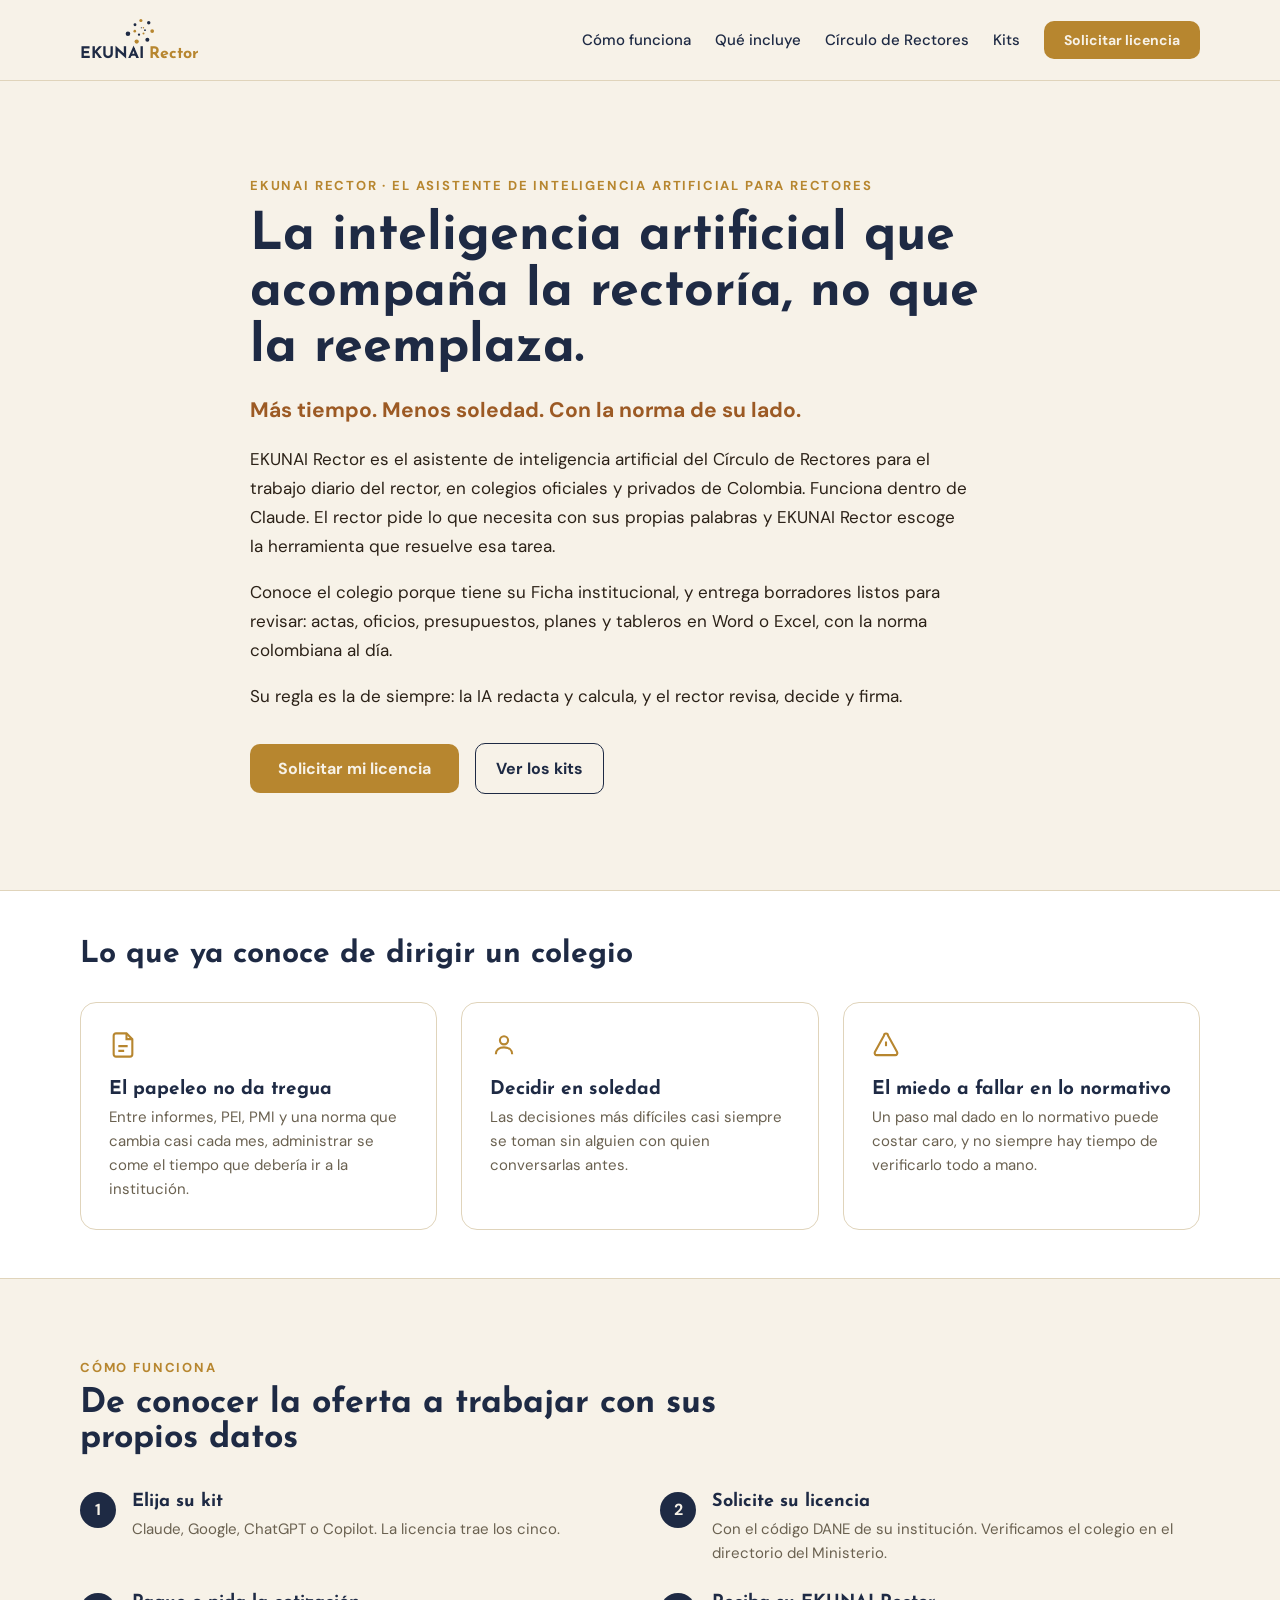
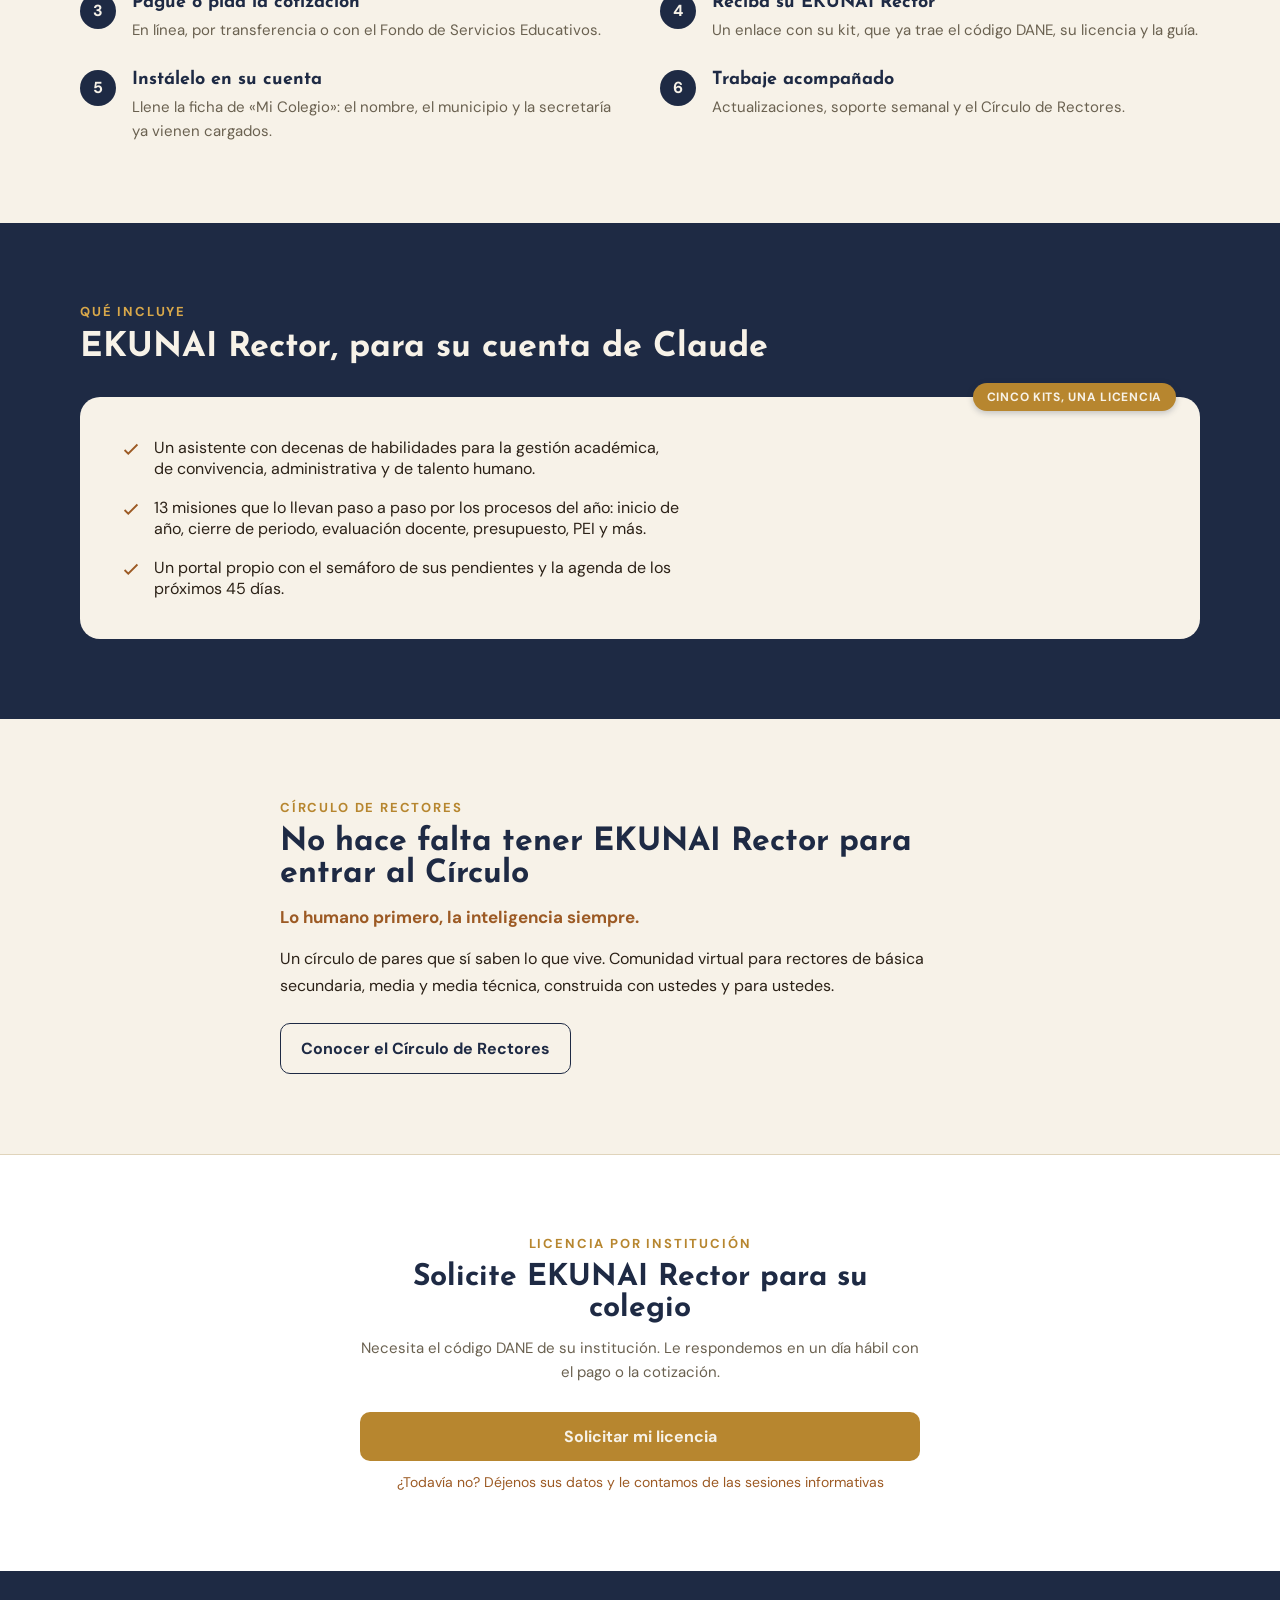
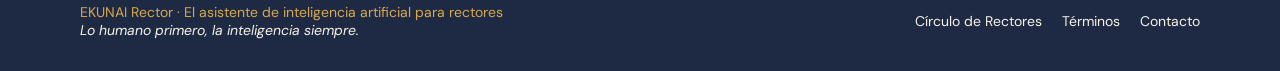
<file: index.html>
<!DOCTYPE html>
<html lang="es">
<head>
<meta charset="utf-8">
<meta name="viewport" content="width=device-width,initial-scale=1">
<title>EKUNAI Rector · El asistente de inteligencia artificial para rectores</title>
<meta name="description" content="EKUNAI Rector es el asistente de inteligencia artificial del Círculo de Rectores para el trabajo diario del rector en colegios oficiales y privados de Colombia.">
<meta property="og:title" content="EKUNAI Rector · El asistente de inteligencia artificial para rectores">
<meta property="og:description" content="Lo humano primero, la inteligencia siempre. Más tiempo, menos soledad, con la norma de su lado.">
<meta property="og:type" content="website">
<link rel="icon" href="favicon.svg" type="image/svg+xml">
<link rel="preconnect" href="https://fonts.googleapis.com">
<link rel="stylesheet" href="https://fonts.googleapis.com/css2?family=DM+Sans:wght@400;500;700&family=Josefin+Sans:wght@600;700&display=swap">
<style>
  html{scroll-behavior:smooth}
  body{margin:0;font-family:"DM Sans",system-ui,sans-serif;background:#F7F2E8;color:#1E2A44;}
  h1,h2,h3{font-family:"Josefin Sans","DM Sans",system-ui,sans-serif;margin:0;}
  a{color:#9C5A24;text-decoration:none;}
  a:hover{color:#B7862F;}
  .container{max-width:1120px;margin:0 auto;padding-inline:clamp(20px,5vw,64px);}
  .btn-primary{display:inline-flex;align-items:center;justify-content:center;background:#B7862F;color:#F7F2E8;font-weight:700;font-size:16px;padding:14px 28px;border-radius:10px;border:none;cursor:pointer;white-space:nowrap;}
  .btn-primary:hover{background:#9C5A24;color:#F7F2E8;}
  .btn-ghost{display:inline-flex;align-items:center;justify-content:center;background:transparent;color:#1E2A44;font-weight:700;font-size:16px;padding:14px 20px;border-radius:10px;border:1.5px solid #1E2A44;cursor:pointer;white-space:nowrap;font-family:inherit;}
  .btn-ghost:hover{background:#1E2A44;color:#F7F2E8;}
  .card{background:#FFFFFF;border:1px solid #E0D4BB;border-radius:16px;padding:28px;}
  .eyebrow{font-size:13px;letter-spacing:.14em;text-transform:uppercase;color:#B7862F;font-weight:700;margin:0;}
  .grid-3{display:grid;grid-template-columns:repeat(3,minmax(0,1fr));gap:24px;}
  .grid-2{display:grid;grid-template-columns:repeat(2,minmax(0,1fr));gap:24px;}
  .row-wrap{display:flex;flex-wrap:wrap;align-items:center;gap:16px;}
  .step{display:flex;gap:16px;}
  .num{width:36px;height:36px;border-radius:50%;background:#1E2A44;color:#F7F2E8;display:flex;align-items:center;justify-content:center;font-weight:700;flex:none;}
  .step h3{font-size:18px;color:#1E2A44;}
  .step p,.card p.t{font-size:15px;line-height:1.6;color:#6A6150;margin:6px 0 0;}
  nav a{font-size:15px;font-weight:500;color:#1E2A44;}
  [hidden]{display:none!important}
  @media (max-width:800px){
    .grid-3,.grid-2{grid-template-columns:1fr;}
    nav .hide-sm{display:none;}
  }
</style>
</head>
<body>

<header style="border-bottom:1px solid #E0D4BB;background:#F7F2E8;">
  <div class="container" style="display:flex;align-items:center;justify-content:space-between;gap:16px;padding-block:18px;">
    <a href="#" style="display:flex;flex-direction:column;align-items:center;gap:2px;color:#1E2A44;">
      <svg width="30" height="26" viewBox="0 18 110 96" aria-hidden="true">
        <circle cx="60" cy="54" r="2.2" fill="#1E2A44"/><circle cx="67.64" cy="53.81" r="2.72" fill="#B7862F"/><circle cx="73.37" cy="62.84" r="3.23" fill="#1E2A44"/><circle cx="67.94" cy="75.59" r="3.75" fill="#B7862F"/><circle cx="51.32" cy="79.49" r="4.27" fill="#1E2A44"/><circle cx="35.69" cy="66.51" r="4.78" fill="#B7862F"/><circle cx="36.54" cy="42.95" r="5.3" fill="#1E2A44"/><circle cx="58.28" cy="27.21" r="5.82" fill="#B7862F"/><circle cx="87.25" cy="35.47" r="6.33" fill="#1E2A44"/><circle cx="100" cy="66.34" r="6.85" fill="#B7862F"/><circle cx="82.17" cy="98.39" r="7.37" fill="#1E2A44"/><circle cx="42.74" cy="104.97" r="7.88" fill="#B7862F"/><circle cx="10.55" cy="76.07" r="8.4" fill="#1E2A44"/>
      </svg>
      <span style="font-family:'Josefin Sans',sans-serif;font-weight:700;font-size:16px;line-height:1;">EKUNAI <span style="color:#B7862F;">Rector</span></span>
    </a>
    <nav style="display:flex;align-items:center;gap:24px;flex-wrap:wrap;">
      <a href="#como-funciona" class="hide-sm">Cómo funciona</a>
      <a href="#que-incluye" class="hide-sm">Qué incluye</a>
      <a href="#circulo" class="hide-sm">Círculo de Rectores</a>
      <a href="kits.html" class="hide-sm">Kits</a>
      <a href="comprar.html" class="btn-primary" style="padding:10px 20px;font-size:14px;">Solicitar licencia</a>
    </nav>
  </div>
</header>

<main>
  <section style="padding-block:clamp(56px,8vw,96px);">
    <div class="container" style="max-width:780px;">
      <p class="eyebrow" style="margin-bottom:14px;">EKUNAI Rector · El asistente de inteligencia artificial para rectores</p>
      <h1 style="font-size:clamp(34px,5vw,52px);line-height:1.08;">La inteligencia artificial que acompaña la rectoría, no que la reemplaza.</h1>
      <p style="font-size:clamp(18px,2vw,21px);font-weight:700;color:#9C5A24;margin-top:20px;">Más tiempo. Menos soledad. Con la norma de su lado.</p>
      <p style="font-size:17px;line-height:1.7;color:#2B2117;margin-top:16px;max-width:60ch;">EKUNAI Rector es el asistente de inteligencia artificial del Círculo de Rectores para el trabajo diario del rector, en colegios oficiales y privados de Colombia. Funciona dentro de Claude. El rector pide lo que necesita con sus propias palabras y EKUNAI Rector escoge la herramienta que resuelve esa tarea.</p>
      <p style="font-size:17px;line-height:1.7;color:#2B2117;margin-top:12px;max-width:60ch;">Conoce el colegio porque tiene su Ficha institucional, y entrega borradores listos para revisar: actas, oficios, presupuestos, planes y tableros en Word o Excel, con la norma colombiana al día.</p>
      <p style="font-size:17px;line-height:1.7;color:#2B2117;margin-top:12px;max-width:60ch;">Su regla es la de siempre: la IA redacta y calcula, y el rector revisa, decide y firma.</p>
      <div class="row-wrap" style="margin-top:32px;">
        <a href="comprar.html" class="btn-primary">Solicitar mi licencia</a>
        <a href="kits.html" class="btn-ghost">Ver los kits</a>
      </div>
    </div>
  </section>

  <section style="padding-block:48px;background:#FFFFFF;border-top:1px solid #E0D4BB;border-bottom:1px solid #E0D4BB;">
    <div class="container">
      <h2 style="font-size:clamp(24px,3vw,30px);max-width:36ch;">Lo que ya conoce de dirigir un colegio</h2>
      <div class="grid-3" style="margin-top:32px;">
        <div class="card">
          <svg width="28" height="28" viewBox="0 0 24 24" fill="none" stroke="#B7862F" stroke-width="1.8" aria-hidden="true"><path d="M6 2h9l5 5v13a2 2 0 0 1-2 2H6a2 2 0 0 1-2-2V4a2 2 0 0 1 2-2Z"/><path d="M15 2v5h5"/><path d="M8 13h8M8 17h5"/></svg>
          <h3 style="font-size:19px;margin-top:16px;">El papeleo no da tregua</h3>
          <p class="t">Entre informes, PEI, PMI y una norma que cambia casi cada mes, administrar se come el tiempo que debería ir a la institución.</p>
        </div>
        <div class="card">
          <svg width="28" height="28" viewBox="0 0 24 24" fill="none" stroke="#B7862F" stroke-width="1.8" aria-hidden="true"><circle cx="12" cy="8" r="3.5"/><path d="M5 20c0-4 3-6 7-6s7 2 7 6"/></svg>
          <h3 style="font-size:19px;margin-top:16px;">Decidir en soledad</h3>
          <p class="t">Las decisiones más difíciles casi siempre se toman sin alguien con quien conversarlas antes.</p>
        </div>
        <div class="card">
          <svg width="28" height="28" viewBox="0 0 24 24" fill="none" stroke="#B7862F" stroke-width="1.8" aria-hidden="true"><path d="M12 9v4"/><path d="M12 17h.01"/><path d="M10.3 3.9 2.5 18a1.8 1.8 0 0 0 1.6 2.7h15.8a1.8 1.8 0 0 0 1.6-2.7L13.7 3.9a1.7 1.7 0 0 0-3.4 0Z"/></svg>
          <h3 style="font-size:19px;margin-top:16px;">El miedo a fallar en lo normativo</h3>
          <p class="t">Un paso mal dado en lo normativo puede costar caro, y no siempre hay tiempo de verificarlo todo a mano.</p>
        </div>
      </div>
    </div>
  </section>

  <section id="como-funciona" style="padding-block:clamp(56px,7vw,80px);">
    <div class="container">
      <p class="eyebrow">Cómo funciona</p>
      <h2 style="font-size:clamp(26px,3.5vw,34px);margin-top:10px;max-width:36ch;">De conocer la oferta a trabajar con sus propios datos</h2>
      <div class="grid-2" style="margin-top:36px;gap:28px 40px;">
        <div class="step"><div class="num">1</div><div><h3>Elija su kit</h3><p>Claude, Google, ChatGPT o Copilot. La licencia trae los cinco.</p></div></div>
        <div class="step"><div class="num">2</div><div><h3>Solicite su licencia</h3><p>Con el código DANE de su institución. Verificamos el colegio en el directorio del Ministerio.</p></div></div>
        <div class="step"><div class="num">3</div><div><h3>Pague o pida la cotización</h3><p>En línea, por transferencia o con el Fondo de Servicios Educativos.</p></div></div>
        <div class="step"><div class="num">4</div><div><h3>Reciba su EKUNAI Rector</h3><p>Un enlace con su kit, que ya trae el código DANE, su licencia y la guía.</p></div></div>
        <div class="step"><div class="num">5</div><div><h3>Instálelo en su cuenta</h3><p>Llene la ficha de «Mi Colegio»: el nombre, el municipio y la secretaría ya vienen cargados.</p></div></div>
        <div class="step"><div class="num">6</div><div><h3>Trabaje acompañado</h3><p>Actualizaciones, soporte semanal y el Círculo de Rectores.</p></div></div>
      </div>
    </div>
  </section>

  <section id="que-incluye" style="padding-block:clamp(56px,7vw,80px);background:#1E2A44;">
    <div class="container">
      <p class="eyebrow" style="color:#D9A84A;">Qué incluye</p>
      <h2 style="font-size:clamp(26px,3.5vw,34px);color:#F7F2E8;margin-top:10px;max-width:40ch;">EKUNAI Rector, para su cuenta de Claude</h2>
      <div style="margin-top:32px;background:#F7F2E8;border-radius:20px;padding:clamp(24px,4vw,40px);position:relative;">
        <span style="position:absolute;top:-14px;right:24px;background:#B7862F;color:#F7F2E8;font-size:12px;font-weight:700;letter-spacing:.06em;text-transform:uppercase;padding:6px 14px;border-radius:999px;box-shadow:0 2px 6px rgba(30,42,68,.25);">Cinco kits, una licencia</span>
        <ul style="list-style:none;margin:0;padding:0;display:flex;flex-direction:column;gap:18px;max-width:560px;">
          <li style="display:flex;gap:12px;"><svg width="22" height="22" viewBox="0 0 24 24" fill="none" stroke="#9C5A24" stroke-width="2" aria-hidden="true" style="flex:none;margin-top:2px;"><path d="M5 12l4 4 10-10"/></svg><span style="font-size:16px;color:#2B2117;">Un asistente con decenas de habilidades para la gestión académica, de convivencia, administrativa y de talento humano.</span></li>
          <li style="display:flex;gap:12px;"><svg width="22" height="22" viewBox="0 0 24 24" fill="none" stroke="#9C5A24" stroke-width="2" aria-hidden="true" style="flex:none;margin-top:2px;"><path d="M5 12l4 4 10-10"/></svg><span style="font-size:16px;color:#2B2117;">13 misiones que lo llevan paso a paso por los procesos del año: inicio de año, cierre de periodo, evaluación docente, presupuesto, PEI y más.</span></li>
          <li style="display:flex;gap:12px;"><svg width="22" height="22" viewBox="0 0 24 24" fill="none" stroke="#9C5A24" stroke-width="2" aria-hidden="true" style="flex:none;margin-top:2px;"><path d="M5 12l4 4 10-10"/></svg><span style="font-size:16px;color:#2B2117;">Un portal propio con el semáforo de sus pendientes y la agenda de los próximos 45 días.</span></li>
        </ul>
      </div>
    </div>
  </section>

  <section id="circulo" style="padding-block:clamp(56px,7vw,80px);">
    <div class="container" style="max-width:720px;">
      <p class="eyebrow">Círculo de Rectores</p>
      <h2 style="font-size:clamp(26px,3.5vw,32px);margin-top:10px;">No hace falta tener EKUNAI Rector para entrar al Círculo</h2>
      <p style="font-size:17px;font-weight:700;color:#9C5A24;margin-top:16px;">Lo humano primero, la inteligencia siempre.</p>
      <p style="font-size:16px;line-height:1.7;color:#2B2117;margin-top:10px;">Un círculo de pares que sí saben lo que vive. Comunidad virtual para rectores de básica secundaria, media y media técnica, construida con ustedes y para ustedes.</p>
      <div class="card" id="circulo-mas" style="margin-top:20px;" hidden>
        <h3 style="font-size:17px;">Qué encontrará aquí</h3>
        <ul style="list-style:none;margin:16px 0 0;padding:0;display:flex;flex-direction:column;gap:14px;">
          <li style="display:flex;gap:10px;font-size:15px;line-height:1.6;color:#2B2117;"><span aria-hidden="true">🤝</span><span><strong>Comunidad:</strong> espacios para compartir herramientas, aprendizajes, triunfos y oportunidades, y cada quince días por Google Meet, <em>El Círculo de la Palabra</em>, para conversar sobre casos reales y aprender de otros rectores.</span></li>
          <li style="display:flex;gap:10px;font-size:15px;line-height:1.6;color:#2B2117;"><span aria-hidden="true">🤖</span><span><strong>IA:</strong> herramientas y prompts prácticos para ahorrar tiempo en las tareas del rector.</span></li>
          <li style="display:flex;gap:10px;font-size:15px;line-height:1.6;color:#2B2117;"><span aria-hidden="true">🌱</span><span><strong>Crecimiento personal:</strong> cursos y meditaciones para su bienestar.</span></li>
          <li style="display:flex;gap:10px;font-size:15px;line-height:1.6;color:#2B2117;"><span aria-hidden="true">📡</span><span><strong>Radar Normativo:</strong> cada mes, qué cambió en la norma y qué le toca hacer.</span></li>
        </ul>
        <p style="font-size:15px;line-height:1.7;color:#2B2117;margin-top:18px;">Si usted tiene algo que aprender o algo que enseñar, en el Círculo de Rectores debe estar.</p>
        <p style="font-size:16px;font-weight:700;color:#9C5A24;margin-top:14px;">Más tiempo. Menos soledad. Con la norma de su lado.</p>
      </div>
      <div style="margin-top:24px;">
        <button type="button" class="btn-ghost" id="btn-circulo" aria-expanded="false" aria-controls="circulo-mas">Conocer el Círculo de Rectores</button>
      </div>
    </div>
  </section>

  <section id="solicitar" style="padding-block:clamp(56px,7vw,80px);background:#FFFFFF;border-top:1px solid #E0D4BB;">
    <div class="container" style="max-width:560px;text-align:center;">
      <p class="eyebrow">Licencia por institución</p>
      <h2 style="font-size:clamp(24px,3vw,30px);margin-top:10px;">Solicite EKUNAI Rector para su colegio</h2>
      <p style="font-size:15px;line-height:1.6;color:#6A6150;margin-top:12px;">Necesita el código DANE de su institución. Le respondemos en un día hábil con el pago o la cotización.</p>
      <div style="margin-top:28px;display:flex;flex-direction:column;gap:12px;">
        <a href="comprar.html" class="btn-primary" style="width:100%;box-sizing:border-box;">Solicitar mi licencia</a>
        <a href="https://forms.gle/yaaPmiaPyaHEMcxG9" target="_blank" rel="noopener" style="font-size:14px;">¿Todavía no? Déjenos sus datos y le contamos de las sesiones informativas</a>
      </div>
    </div>
  </section>
</main>

<footer style="padding-block:32px;background:#1E2A44;">
  <div class="container" style="display:flex;flex-wrap:wrap;align-items:center;justify-content:space-between;gap:16px;">
    <p style="font-size:14px;color:#D9A84A;margin:0;">EKUNAI Rector · El asistente de inteligencia artificial para rectores<br><span style="color:#F7F2E8;font-style:italic;">Lo humano primero, la inteligencia siempre.</span></p>
    <div style="display:flex;gap:20px;">
      <a href="#circulo" style="font-size:14px;color:#F7F2E8;">Círculo de Rectores</a>
      <a href="terminos.html" style="font-size:14px;color:#F7F2E8;">Términos</a>
      <a href="mailto:ekunai.info@gmail.com" style="font-size:14px;color:#F7F2E8;">Contacto</a>
    </div>
  </div>
</footer>

<script>
  const b=document.getElementById('btn-circulo'), m=document.getElementById('circulo-mas');
  b.addEventListener('click',()=>{const abrir=m.hidden;m.hidden=!abrir;b.setAttribute('aria-expanded',String(abrir));b.textContent=abrir?'Ver menos':'Conocer el Círculo de Rectores';});
</script>
</body>
</html>
</file>
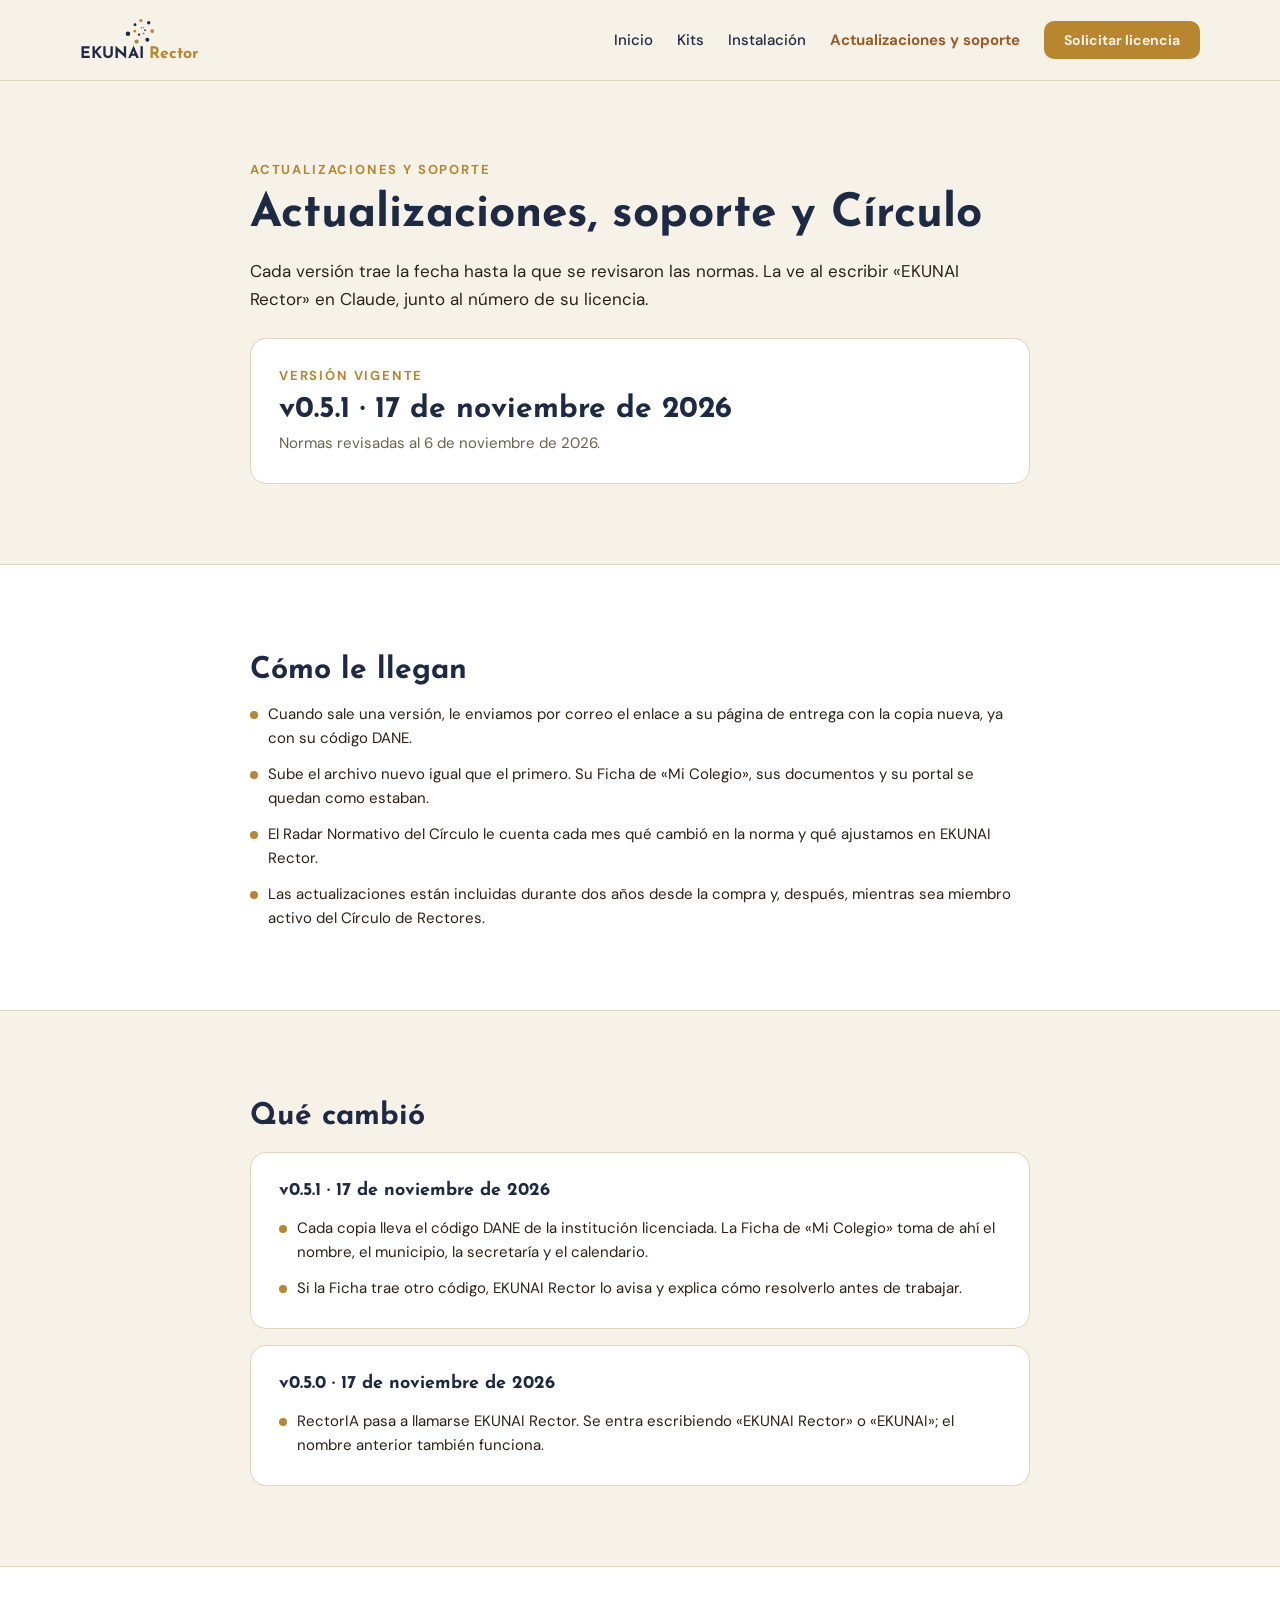
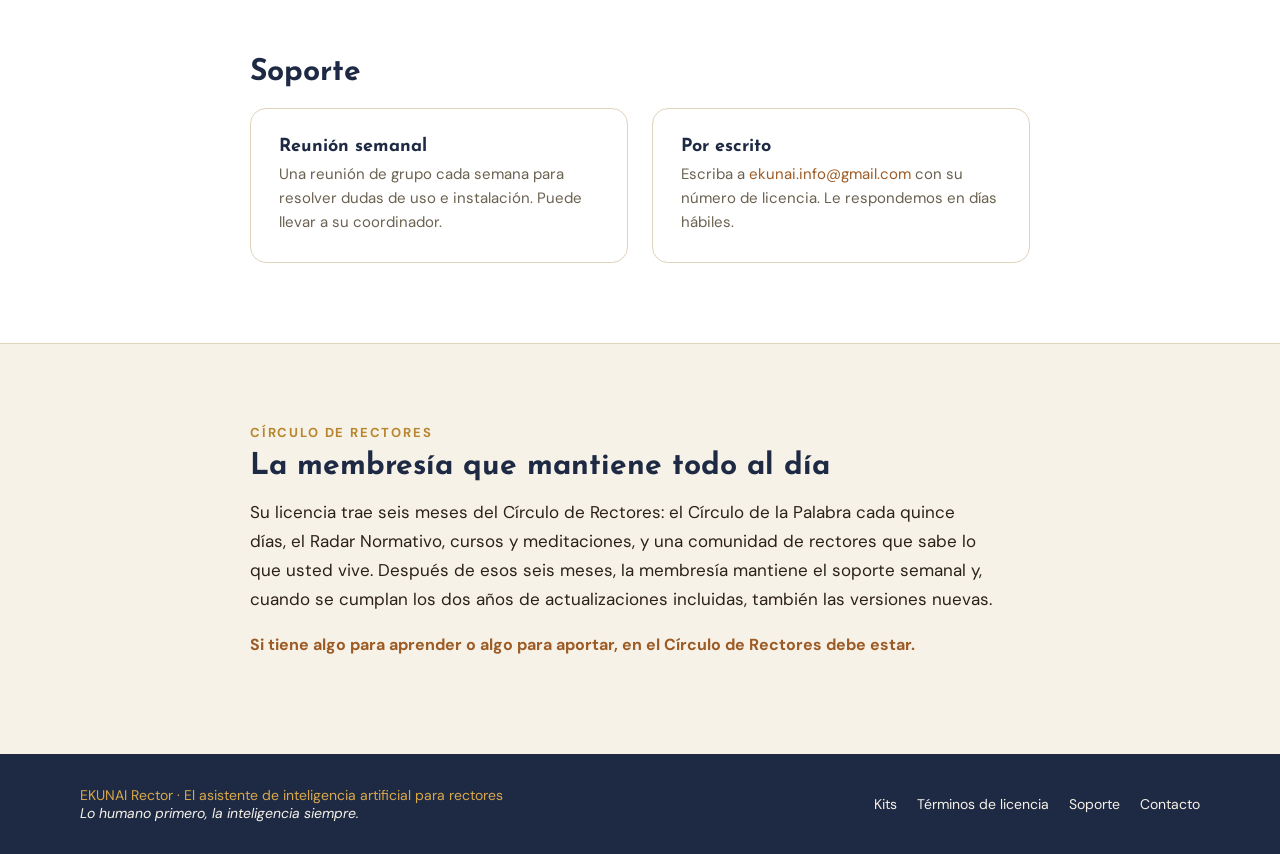
<file: actualizaciones.html>
<!DOCTYPE html>
<html lang="es">
<head>
<meta charset="utf-8">
<meta name="viewport" content="width=device-width,initial-scale=1">
<title>Actualizaciones y soporte · EKUNAI Rector</title>
<meta name="description" content="Versión vigente de EKUNAI Rector, cómo llegan las actualizaciones, soporte y Círculo de Rectores.">
<link rel="icon" href="favicon.svg" type="image/svg+xml">
<link rel="preconnect" href="https://fonts.googleapis.com">
<link rel="stylesheet" href="https://fonts.googleapis.com/css2?family=DM+Sans:wght@400;500;700&family=Josefin+Sans:wght@600;700&display=swap">
<link rel="stylesheet" href="estilo.css">
</head>
<body>
<header style="border-bottom:1px solid #E0D4BB;background:#F7F2E8;">
  <div class="container" style="display:flex;align-items:center;justify-content:space-between;gap:16px;padding-block:18px;">
    <a href="index.html" style="display:flex;flex-direction:column;align-items:center;gap:2px;color:#1E2A44;">
      <svg width="30" height="26" viewBox="0 18 110 96" aria-hidden="true"><circle cx="60" cy="54" r="2.2" fill="#1E2A44"/><circle cx="67.64" cy="53.81" r="2.72" fill="#B7862F"/><circle cx="73.37" cy="62.84" r="3.23" fill="#1E2A44"/><circle cx="67.94" cy="75.59" r="3.75" fill="#B7862F"/><circle cx="51.32" cy="79.49" r="4.27" fill="#1E2A44"/><circle cx="35.69" cy="66.51" r="4.78" fill="#B7862F"/><circle cx="36.54" cy="42.95" r="5.3" fill="#1E2A44"/><circle cx="58.28" cy="27.21" r="5.82" fill="#B7862F"/><circle cx="87.25" cy="35.47" r="6.33" fill="#1E2A44"/><circle cx="100" cy="66.34" r="6.85" fill="#B7862F"/><circle cx="82.17" cy="98.39" r="7.37" fill="#1E2A44"/><circle cx="42.74" cy="104.97" r="7.88" fill="#B7862F"/><circle cx="10.55" cy="76.07" r="8.4" fill="#1E2A44"/></svg>
      <span style="font-family:'Josefin Sans',sans-serif;font-weight:700;font-size:16px;line-height:1;">EKUNAI <span style="color:#B7862F;">Rector</span></span>
    </a>
    <nav style="display:flex;align-items:center;gap:24px;flex-wrap:wrap;">
      <a href="index.html" class="hide-sm">Inicio</a><a href="kits.html" class="hide-sm">Kits</a><a href="instalar.html" class="hide-sm">Instalación</a><a href="actualizaciones.html" class="hide-sm activo">Actualizaciones y soporte</a>
      <a href="comprar.html" class="btn-primary" style="padding:10px 20px;font-size:14px;">Solicitar licencia</a>
    </nav>
  </div>
</header>
<main>

<section class="sec"><div class="container narrow">
  <p class="eyebrow">Actualizaciones y soporte</p>
  <h1 class="h1">Actualizaciones, soporte y Círculo</h1>
  <p class="lead">Cada versión trae la fecha hasta la que se revisaron las normas. La ve al escribir «EKUNAI Rector» en Claude, junto al número de su licencia.</p>
  <div class="card" style="margin-top:24px;">
    <p class="eyebrow">Versión vigente</p>
    <h2 class="h2 js-version">v0.5.1 · 17 de noviembre de 2026</h2>
    <p class="t">Normas revisadas al 6 de noviembre de 2026.</p>
  </div>
</div></section>

<section class="sec sec-blanca"><div class="container narrow">
  <h2 class="h2">Cómo le llegan</h2>
  <ul class="lista">
    <li>Cuando sale una versión, le enviamos por correo el enlace a su página de entrega con la copia nueva, ya con su código DANE.</li>
    <li>Sube el archivo nuevo igual que el primero. Su Ficha de «Mi Colegio», sus documentos y su portal se quedan como estaban.</li>
    <li>El Radar Normativo del Círculo le cuenta cada mes qué cambió en la norma y qué ajustamos en EKUNAI Rector.</li>
    <li>Las actualizaciones están incluidas durante dos años desde la compra y, después, mientras sea miembro activo del Círculo de Rectores.</li>
  </ul>
</div></section>

<section class="sec"><div class="container narrow">
  <h2 class="h2">Qué cambió</h2>
  <div class="card" style="margin-top:20px;"><h3 style="font-size:18px;">v0.5.1 · 17 de noviembre de 2026</h3>
    <ul class="lista"><li>Cada copia lleva el código DANE de la institución licenciada. La Ficha de «Mi Colegio» toma de ahí el nombre, el municipio, la secretaría y el calendario.</li>
    <li>Si la Ficha trae otro código, EKUNAI Rector lo avisa y explica cómo resolverlo antes de trabajar.</li></ul></div>
  <div class="card" style="margin-top:16px;"><h3 style="font-size:18px;">v0.5.0 · 17 de noviembre de 2026</h3>
    <ul class="lista"><li>RectorIA pasa a llamarse EKUNAI Rector. Se entra escribiendo «EKUNAI Rector» o «EKUNAI»; el nombre anterior también funciona.</li></ul></div>
</div></section>

<section class="sec sec-blanca" id="soporte"><div class="container narrow">
  <h2 class="h2">Soporte</h2>
  <div class="grid-2" style="margin-top:20px;">
    <div class="card"><h3 style="font-size:18px;">Reunión semanal</h3><p class="t">Una reunión de grupo cada semana para resolver dudas de uso e instalación. Puede llevar a su coordinador.</p></div>
    <div class="card"><h3 style="font-size:18px;">Por escrito</h3><p class="t">Escriba a <a class="js-correo-soporte" href="mailto:ekunai.info@gmail.com">ekunai.info@gmail.com</a> con su número de licencia. Le respondemos en días hábiles.</p></div>
  </div>
</div></section>

<section class="sec" id="circulo"><div class="container narrow">
  <p class="eyebrow">Círculo de Rectores</p>
  <h2 class="h2">La membresía que mantiene todo al día</h2>
  <p class="lead">Su licencia trae seis meses del Círculo de Rectores: el Círculo de la Palabra cada quince días, el Radar Normativo, cursos y meditaciones, y una comunidad de rectores que sabe lo que usted vive. Después de esos seis meses, la membresía mantiene el soporte semanal y, cuando se cumplan los dos años de actualizaciones incluidas, también las versiones nuevas.</p>
  <p class="txt" style="font-weight:700;color:#9C5A24;margin-top:16px;">Si tiene algo para aprender o algo para aportar, en el Círculo de Rectores debe estar.</p>
</div></section>

</main>
<footer style="padding-block:32px;background:#1E2A44;">
  <div class="container" style="display:flex;flex-wrap:wrap;align-items:center;justify-content:space-between;gap:16px;">
    <p style="font-size:14px;color:#D9A84A;margin:0;">EKUNAI Rector · El asistente de inteligencia artificial para rectores<br><span style="color:#F7F2E8;font-style:italic;">Lo humano primero, la inteligencia siempre.</span></p>
    <div style="display:flex;gap:20px;flex-wrap:wrap;">
      <a href="kits.html" style="font-size:14px;color:#F7F2E8;">Kits</a>
      <a href="terminos.html" style="font-size:14px;color:#F7F2E8;">Términos de licencia</a>
      <a href="actualizaciones.html#soporte" style="font-size:14px;color:#F7F2E8;">Soporte</a>
      <a href="mailto:ekunai.info@gmail.com" class="js-correo-contacto" style="font-size:14px;color:#F7F2E8;">Contacto</a>
    </div>
  </div>
</footer>
<script src="config.js"></script>

</body>
</html>
</file>
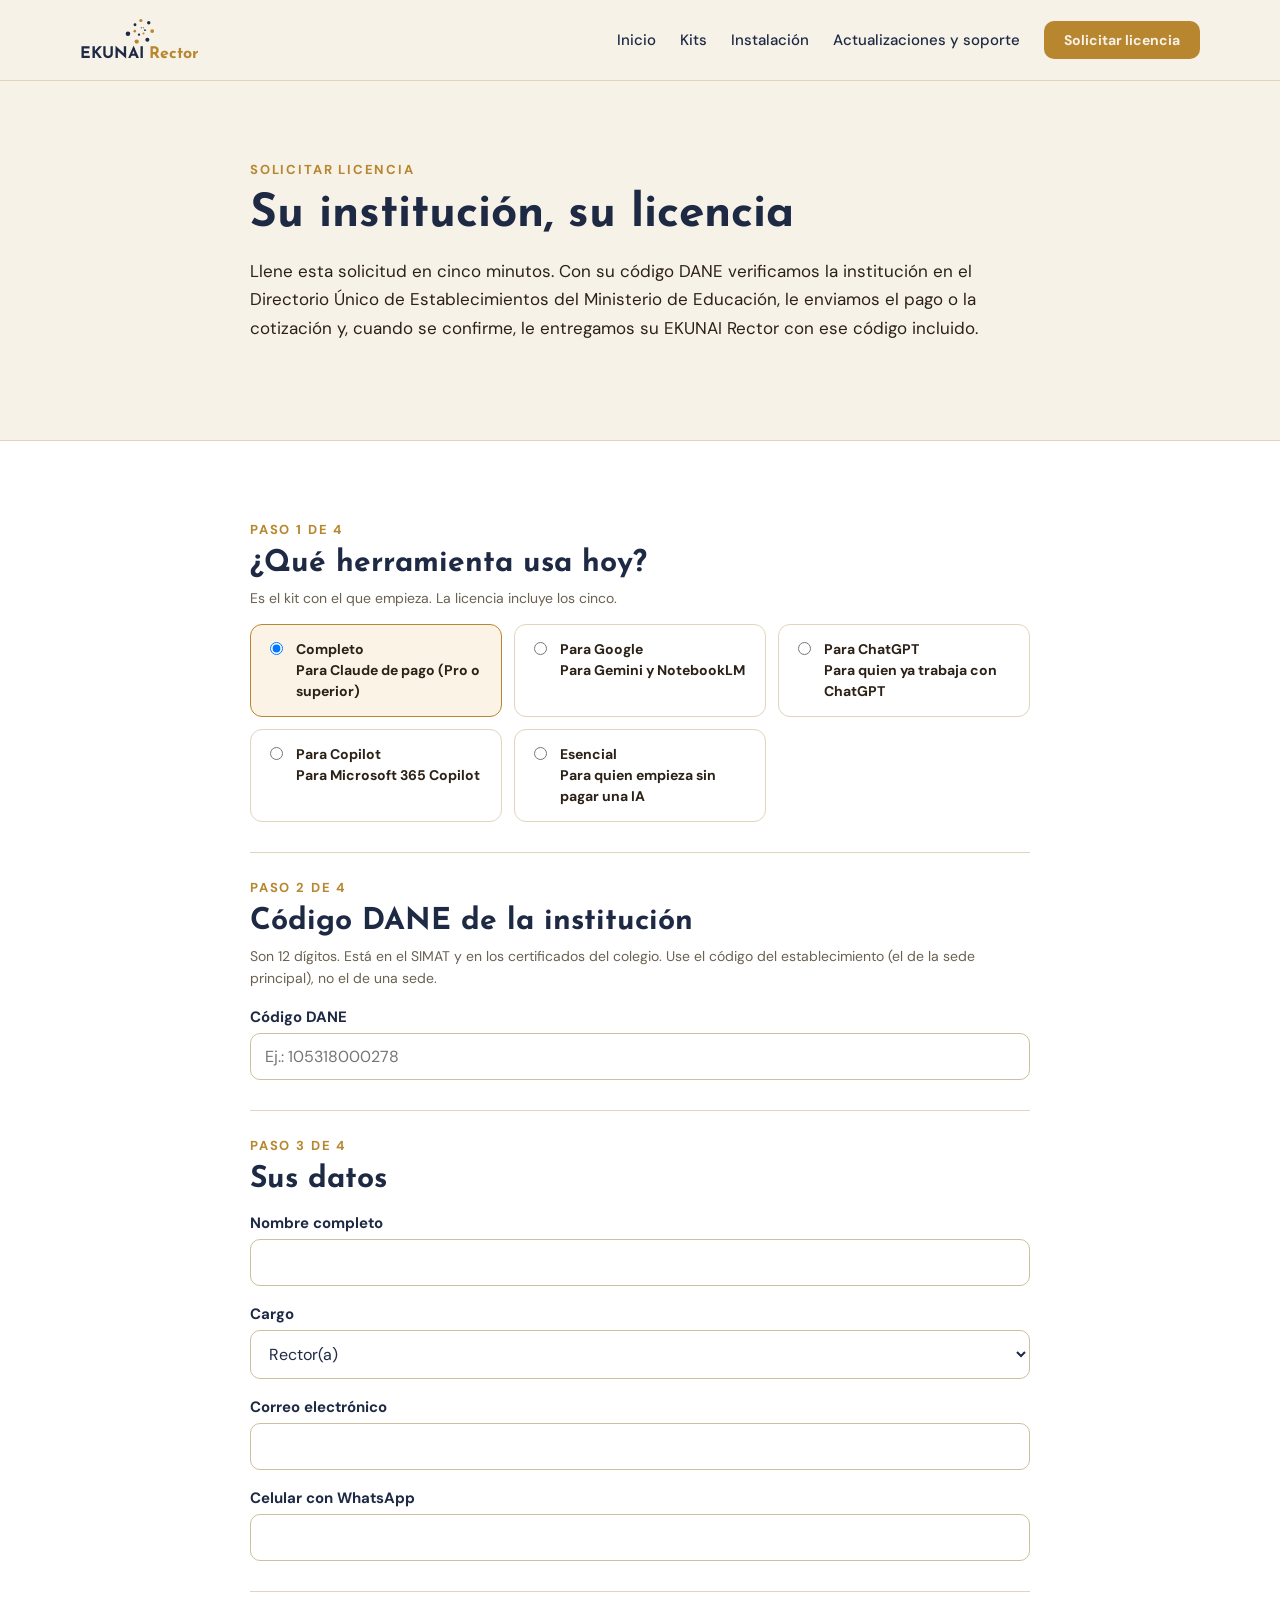
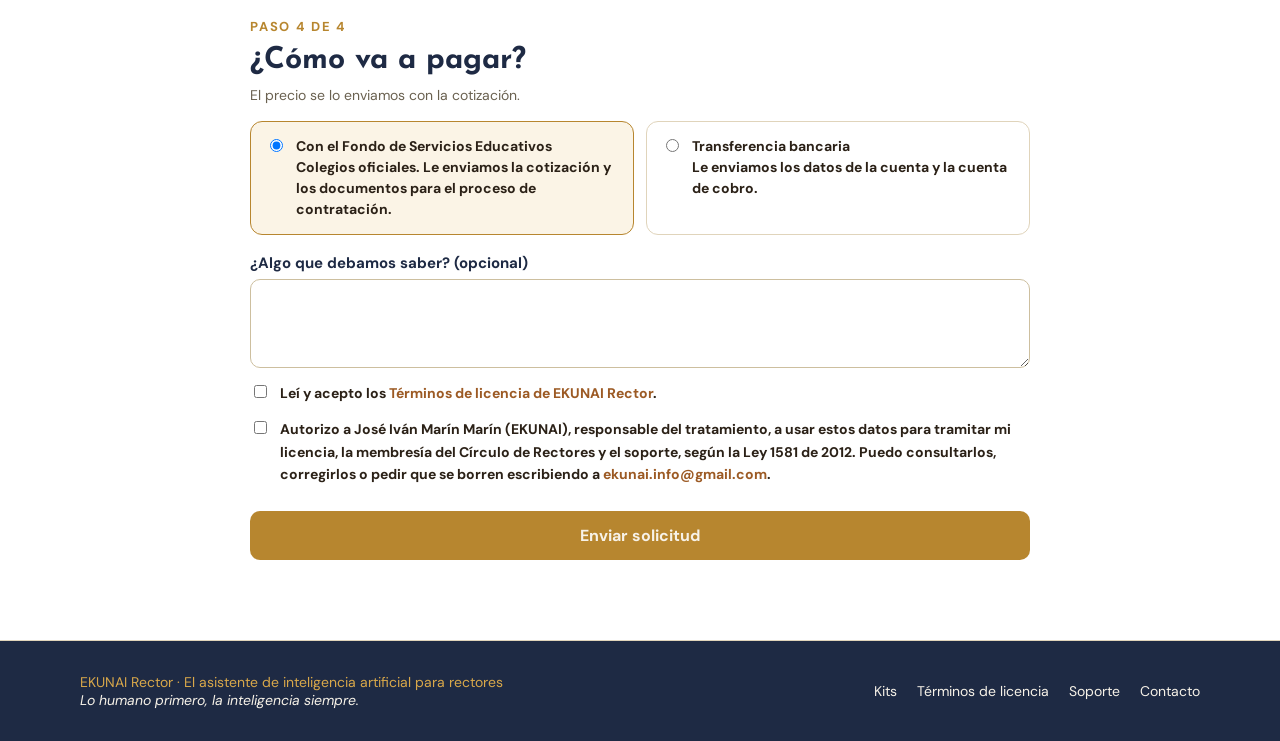
<file: comprar.html>
<!DOCTYPE html>
<html lang="es">
<head>
<meta charset="utf-8">
<meta name="viewport" content="width=device-width,initial-scale=1">
<title>Solicitar licencia · EKUNAI Rector</title>
<meta name="description" content="Solicite la licencia de EKUNAI Rector para su institución con su código DANE.">
<link rel="icon" href="favicon.svg" type="image/svg+xml">
<link rel="preconnect" href="https://fonts.googleapis.com">
<link rel="stylesheet" href="https://fonts.googleapis.com/css2?family=DM+Sans:wght@400;500;700&family=Josefin+Sans:wght@600;700&display=swap">
<link rel="stylesheet" href="estilo.css">
</head>
<body>
<header style="border-bottom:1px solid #E0D4BB;background:#F7F2E8;">
  <div class="container" style="display:flex;align-items:center;justify-content:space-between;gap:16px;padding-block:18px;">
    <a href="index.html" style="display:flex;flex-direction:column;align-items:center;gap:2px;color:#1E2A44;">
      <svg width="30" height="26" viewBox="0 18 110 96" aria-hidden="true"><circle cx="60" cy="54" r="2.2" fill="#1E2A44"/><circle cx="67.64" cy="53.81" r="2.72" fill="#B7862F"/><circle cx="73.37" cy="62.84" r="3.23" fill="#1E2A44"/><circle cx="67.94" cy="75.59" r="3.75" fill="#B7862F"/><circle cx="51.32" cy="79.49" r="4.27" fill="#1E2A44"/><circle cx="35.69" cy="66.51" r="4.78" fill="#B7862F"/><circle cx="36.54" cy="42.95" r="5.3" fill="#1E2A44"/><circle cx="58.28" cy="27.21" r="5.82" fill="#B7862F"/><circle cx="87.25" cy="35.47" r="6.33" fill="#1E2A44"/><circle cx="100" cy="66.34" r="6.85" fill="#B7862F"/><circle cx="82.17" cy="98.39" r="7.37" fill="#1E2A44"/><circle cx="42.74" cy="104.97" r="7.88" fill="#B7862F"/><circle cx="10.55" cy="76.07" r="8.4" fill="#1E2A44"/></svg>
      <span style="font-family:'Josefin Sans',sans-serif;font-weight:700;font-size:16px;line-height:1;">EKUNAI <span style="color:#B7862F;">Rector</span></span>
    </a>
    <nav style="display:flex;align-items:center;gap:24px;flex-wrap:wrap;">
      <a href="index.html" class="hide-sm">Inicio</a><a href="kits.html" class="hide-sm">Kits</a><a href="instalar.html" class="hide-sm">Instalación</a><a href="actualizaciones.html" class="hide-sm">Actualizaciones y soporte</a>
      <a href="comprar.html" class="btn-primary" style="padding:10px 20px;font-size:14px;">Solicitar licencia</a>
    </nav>
  </div>
</header>
<main>

<section class="sec"><div class="container narrow">
  <p class="eyebrow">Solicitar licencia</p>
  <h1 class="h1">Su institución, su licencia</h1>
  <p class="lead">Llene esta solicitud en cinco minutos. Con su código DANE verificamos la institución en el Directorio Único de Establecimientos del Ministerio de Educación, le enviamos el pago o la cotización y, cuando se confirme, le entregamos su EKUNAI Rector con ese código incluido.</p>
</div></section>

<section class="sec sec-blanca"><div class="container narrow">
<form id="form-pedido" novalidate>

  <div class="paso-form">
    <p class="eyebrow">Paso 1 de 4</p>
    <h2 class="h2">¿Qué herramienta usa hoy?</h2>
    <p class="muted" style="margin-top:8px;">Es el kit con el que empieza. La licencia incluye los cinco.</p>
    <div class="opciones"><label class="opcion"><input type="radio" name="kit" value="Completo" checked><span><b>Completo</b><br>Para Claude de pago (Pro o superior)</span></label><label class="opcion"><input type="radio" name="kit" value="Para Google"><span><b>Para Google</b><br>Para Gemini y NotebookLM</span></label><label class="opcion"><input type="radio" name="kit" value="Para ChatGPT"><span><b>Para ChatGPT</b><br>Para quien ya trabaja con ChatGPT</span></label><label class="opcion"><input type="radio" name="kit" value="Para Copilot"><span><b>Para Copilot</b><br>Para Microsoft 365 Copilot</span></label><label class="opcion"><input type="radio" name="kit" value="Esencial"><span><b>Esencial</b><br>Para quien empieza sin pagar una IA</span></label></div>
  </div>

  <div class="paso-form">
    <p class="eyebrow">Paso 2 de 4</p>
    <h2 class="h2">Código DANE de la institución</h2>
    <p class="muted" style="margin-top:8px;">Son 12 dígitos. Está en el SIMAT y en los certificados del colegio. Use el código del establecimiento (el de la sede principal), no el de una sede.</p>
    <div class="campo"><label for="dane">Código DANE</label>
      <input type="text" id="dane" name="dane" inputmode="numeric" maxlength="14" autocomplete="off" placeholder="Ej.: 105318000278"></div>
    <div id="dane-resultado" aria-live="polite"></div>
    <div id="manual" hidden>
      <div class="campo"><label for="nombre_manual">Nombre de la institución</label><input type="text" id="nombre_manual" name="nombre_manual"></div>
      <div class="campo"><label for="municipio_manual">Municipio y departamento</label><input type="text" id="municipio_manual" name="municipio_manual"></div>
      <p class="muted">Lo verificamos a mano y le escribimos antes de seguir.</p>
    </div>
  </div>

  <div class="paso-form">
    <p class="eyebrow">Paso 3 de 4</p>
    <h2 class="h2">Sus datos</h2>
    <div class="campo"><label for="rector">Nombre completo</label><input type="text" id="rector" name="rector" autocomplete="name" required></div>
    <div class="campo"><label for="cargo">Cargo</label>
      <select id="cargo" name="cargo"><option>Rector(a)</option><option>Coordinador(a)</option><option>Otro cargo directivo</option></select></div>
    <div class="campo"><label for="correo">Correo electrónico</label><input type="email" id="correo" name="correo" autocomplete="email" required></div>
    <div class="campo"><label for="celular">Celular con WhatsApp</label><input type="tel" id="celular" name="celular" autocomplete="tel" required></div>
  </div>

  <div class="paso-form">
    <p class="eyebrow">Paso 4 de 4</p>
    <h2 class="h2">¿Cómo va a pagar?</h2>
    <p class="muted js-precio" style="margin-top:8px;">El precio se lo enviamos con la cotización.</p>
    <div class="opciones" id="opciones-pago">
      <label class="opcion" id="op-linea" hidden><input type="radio" name="pago" value="Pago en línea"><span><b>Pago en línea</b><br>Tarjeta, PSE o Nequi. Al enviar la solicitud le mostramos el botón de pago.</span></label>
      <label class="opcion"><input type="radio" name="pago" value="Fondo de Servicios Educativos" checked><span><b>Con el Fondo de Servicios Educativos</b><br>Colegios oficiales. Le enviamos la cotización y los documentos para el proceso de contratación.</span></label>
      <label class="opcion"><input type="radio" name="pago" value="Transferencia"><span><b>Transferencia bancaria</b><br>Le enviamos los datos de la cuenta y la cuenta de cobro.</span></label>
    </div>
    <div class="campo"><label for="notas">¿Algo que debamos saber? (opcional)</label><textarea id="notas" name="notas" rows="3"></textarea></div>
    <label class="check"><input type="checkbox" id="acepto_terminos" required><span>Leí y acepto los <a href="terminos.html" target="_blank">Términos de licencia de EKUNAI Rector</a>.</span></label>
    <label class="check"><input type="checkbox" id="acepto_datos" required><span>Autorizo a José Iván Marín Marín (EKUNAI), responsable del tratamiento, a usar estos datos para tramitar mi licencia, la membresía del Círculo de Rectores y el soporte, según la Ley 1581 de 2012. Puedo consultarlos, corregirlos o pedir que se borren escribiendo a <a class="js-correo-soporte" href="mailto:ekunai.info@gmail.com">ekunai.info@gmail.com</a>.</span></label>
    <div id="form-error" class="aviso mal" hidden></div>
    <div style="margin-top:26px;"><button type="submit" class="btn-primary" id="btn-enviar" style="width:100%;">Enviar solicitud</button></div>
  </div>
</form>

<div id="confirmacion" hidden>
  <p class="eyebrow">Solicitud recibida</p>
  <h2 class="h2">Gracias. Su pedido es el <span id="num-pedido" style="color:#9C5A24;"></span></h2>
  <div id="pagar-ahora" hidden style="margin-top:20px;"><a id="btn-pagar" class="btn-primary" target="_blank" rel="noopener">Pagar ahora</a>
    <p class="muted" style="margin-top:8px;">Escriba el número de pedido en la referencia del pago.</p></div>
  <div class="card" style="margin-top:24px;">
    <h3 style="font-size:18px;">Qué sigue</h3>
    <div class="step" style="margin-top:16px;"><div class="num">1</div><div><h3>Verificamos su institución</h3><p>Revisamos el código DANE en el directorio del Ministerio. Si algo no cuadra, le escribimos.</p></div></div>
    <div class="step" style="margin-top:16px;"><div class="num">2</div><div><h3>Pago o cotización</h3><p>Según la forma de pago que eligió, le llega el enlace, los datos de la cuenta o la cotización para el Fondo.</p></div></div>
    <div class="step" style="margin-top:16px;"><div class="num">3</div><div><h3>Entrega</h3><p>Con el pago confirmado le enviamos por correo el enlace a su página de entrega: el kit con su código DANE, su licencia y la guía de instalación.</p></div></div>
    <div class="step" style="margin-top:16px;"><div class="num">4</div><div><h3>Instalación acompañada</h3><p>Lo invitamos a la siguiente sesión de instalación en grupo y al Círculo de Rectores.</p></div></div>
  </div>
  <p class="muted" id="msg-correo" style="margin-top:16px;"></p>
</div>
</div></section>

</main>
<footer style="padding-block:32px;background:#1E2A44;">
  <div class="container" style="display:flex;flex-wrap:wrap;align-items:center;justify-content:space-between;gap:16px;">
    <p style="font-size:14px;color:#D9A84A;margin:0;">EKUNAI Rector · El asistente de inteligencia artificial para rectores<br><span style="color:#F7F2E8;font-style:italic;">Lo humano primero, la inteligencia siempre.</span></p>
    <div style="display:flex;gap:20px;flex-wrap:wrap;">
      <a href="kits.html" style="font-size:14px;color:#F7F2E8;">Kits</a>
      <a href="terminos.html" style="font-size:14px;color:#F7F2E8;">Términos de licencia</a>
      <a href="actualizaciones.html#soporte" style="font-size:14px;color:#F7F2E8;">Soporte</a>
      <a href="mailto:ekunai.info@gmail.com" class="js-correo-contacto" style="font-size:14px;color:#F7F2E8;">Contacto</a>
    </div>
  </div>
</footer>
<script src="config.js"></script>
<script>
(function(){
  const $ = s => document.querySelector(s);
  let DUE = null, cargando = null, encontrado = null;
  if (EKUNAI.enlacePago) { $('#op-linea').hidden = false; }

  function cargarDUE(){
    if (!cargando) cargando = fetch('data/due.json').then(r => r.json()).then(j => {
      DUE = new Map(); j.filas.forEach(f => DUE.set(f[0], f)); return DUE; });
    return cargando;
  }
  const PRIMER = {"1":"oficial urbano","2":"oficial rural","3":"no oficial urbano","4":"no oficial rural"};
  function esc(t){ return String(t).replace(/[&<>"]/g, c => ({'&':'&amp;','<':'&lt;','>':'&gt;','"':'&quot;'}[c])); }

  async function revisar(){
    const v = $('#dane').value.replace(/\D/g,'');
    const out = $('#dane-resultado'); encontrado = null; $('#manual').hidden = true;
    if (v.length < 12){ const f = 12 - v.length; out.innerHTML = v.length ? '<p class="muted" style="margin-top:8px;">' + (f === 1 ? 'Falta 1 dígito.' : 'Faltan ' + f + ' dígitos.') + '</p>' : ''; return; }
    if (v.length > 12){ out.innerHTML = '<div class="aviso mal">El código DANE tiene 12 dígitos y este tiene ' + v.length + '.</div>'; return; }
    if (!PRIMER[v[0]]){ out.innerHTML = '<div class="aviso mal">Un código de establecimiento empieza por 1, 2, 3 o 4. Revise el número.</div>'; return; }
    out.innerHTML = '<p class="muted" style="margin-top:8px;">Buscando en el directorio del Ministerio…</p>';
    try { await cargarDUE(); } catch(e) {
      out.innerHTML = '<div class="aviso info">No pudimos consultar el directorio en este momento. Siga con la solicitud: lo verificamos nosotros.</div>';
      encontrado = {dane: v, verificado: false}; return; }
    const f = DUE.get(v);
    if (f){
      encontrado = {dane:f[0], nombre:f[1], municipio:f[2], departamento:f[3], secretaria:f[4], sector:f[5], calendario:f[6], verificado:true};
      out.innerHTML = '<div class="aviso ok"><b>Encontramos su institución.</b><dl class="ficha-due">'
        + '<dt>Institución</dt><dd>' + esc(f[1]) + '</dd><dt>Municipio</dt><dd>' + esc(f[2]) + ' (' + esc(f[3]) + ')</dd>'
        + '<dt>Secretaría</dt><dd>' + esc(f[4]) + '</dd><dt>Sector</dt><dd>' + esc(f[5]) + '</dd><dt>Calendario</dt><dd>' + esc(f[6]) + '</dd></dl>'
        + '<label class="check"><input type="checkbox" id="confirma_ie" checked><span>Sí, es mi institución.</span></label></div>';
    } else {
      const mun = v.substring(1,6); let n = 0, nom = '';
      DUE.forEach(r => { if (r[0].substring(1,6) === mun){ n++; nom = r[2] + ' (' + r[3] + ')'; } });
      out.innerHTML = '<div class="aviso mal"><b>Ese código no aparece en el directorio de 2025.</b> '
        + (n ? 'Corresponde a ' + esc(nom) + ', donde hay ' + n + ' establecimientos. ' : '')
        + 'Puede ser el código de una sede (use el de la sede principal), un error al digitarlo o una institución creada después de 2025. '
        + 'Si está seguro del número, escriba abajo el nombre y el municipio.</div>';
      $('#manual').hidden = false; encontrado = {dane: v, verificado: false};
    }
  }
  $('#dane').addEventListener('input', revisar);
  $('#dane').addEventListener('focus', () => { cargarDUE().catch(()=>{}); }, {once:true});

  function numeroPedido(dane){
    const d = new Date(), p = n => String(n).padStart(2,'0');
    return 'P-' + d.getFullYear() + p(d.getMonth()+1) + p(d.getDate()) + '-' + p(d.getHours()) + p(d.getMinutes()) + '-' + dane.slice(-4);
  }

  $('#form-pedido').addEventListener('submit', async ev => {
    ev.preventDefault();
    const err = $('#form-error'); err.hidden = true;
    const falta = [];
    if (!encontrado) falta.push('un código DANE de 12 dígitos');
    else if (encontrado.verificado && !($('#confirma_ie') && $('#confirma_ie').checked)) falta.push('confirmar que la institución encontrada es la suya');
    else if (!encontrado.verificado && !$('#manual').hidden && !$('#nombre_manual').value.trim()) falta.push('el nombre de la institución');
    if (!$('#rector').value.trim()) falta.push('su nombre');
    if (!/^[^@\s]+@[^@\s]+\.[^@\s]+$/.test($('#correo').value.trim())) falta.push('un correo válido');
    if ($('#celular').value.replace(/\D/g,'').length < 7) falta.push('su celular');
    if (!$('#acepto_terminos').checked) falta.push('aceptar los términos');
    if (!$('#acepto_datos').checked) falta.push('autorizar el tratamiento de datos');
    if (falta.length){ err.textContent = 'Falta: ' + falta.join(', ') + '.'; err.hidden = false; return; }

    const kit = document.querySelector('input[name=kit]:checked').value;
    const pago = document.querySelector('input[name=pago]:checked').value;
    const pedido = numeroPedido(encontrado.dane);
    const datos = {
      pedido, fecha: new Date().toISOString(), kit, pago,
      dane: encontrado.dane, verificado_web: encontrado.verificado ? 'sí' : 'no',
      institucion: encontrado.nombre || $('#nombre_manual').value.trim(),
      municipio: encontrado.municipio || $('#municipio_manual').value.trim(),
      departamento: encontrado.departamento || '', secretaria: encontrado.secretaria || '',
      sector: encontrado.sector || '', calendario: encontrado.calendario || '',
      rector: $('#rector').value.trim(), cargo: $('#cargo').value, correo: $('#correo').value.trim(),
      celular: $('#celular').value.trim(), notas: $('#notas').value.trim(),
      acepta_terminos: 'sí', autoriza_datos: 'sí'
    };
    const btn = $('#btn-enviar'); btn.disabled = true; btn.textContent = 'Enviando…';
    let enviado = false;
    if (EKUNAI.urlPedidos){
      try {
        await fetch(EKUNAI.urlPedidos, {method:'POST', mode:'no-cors', body: new URLSearchParams(datos)});
        enviado = true;
      } catch(e) {}
    }
    $('#form-pedido').hidden = true; $('#confirmacion').hidden = false;
    $('#num-pedido').textContent = pedido;
    if (pago === 'Pago en línea' && EKUNAI.enlacePago){ $('#pagar-ahora').hidden = false; $('#btn-pagar').href = EKUNAI.enlacePago; }
    if (enviado){
      $('#msg-correo').textContent = 'Le escribiremos a ' + datos.correo + ' en un día hábil. Si no ve el correo, revise la carpeta de spam.';
    } else {
      const cuerpo = Object.entries(datos).map(([k,v]) => k + ': ' + v).join('\n');
      const mail = 'mailto:' + EKUNAI.correoContacto + '?subject=' + encodeURIComponent('Solicitud de licencia EKUNAI Rector ' + pedido) + '&body=' + encodeURIComponent(cuerpo);
      $('#msg-correo').innerHTML = 'Para terminar, envíenos estos datos por correo: <a href="' + mail + '">abrir el correo ya escrito</a>.';
      window.location.href = mail;
    }
    window.scrollTo({top:0, behavior:'smooth'});
  });
})();
</script>
</body>
</html>
</file>
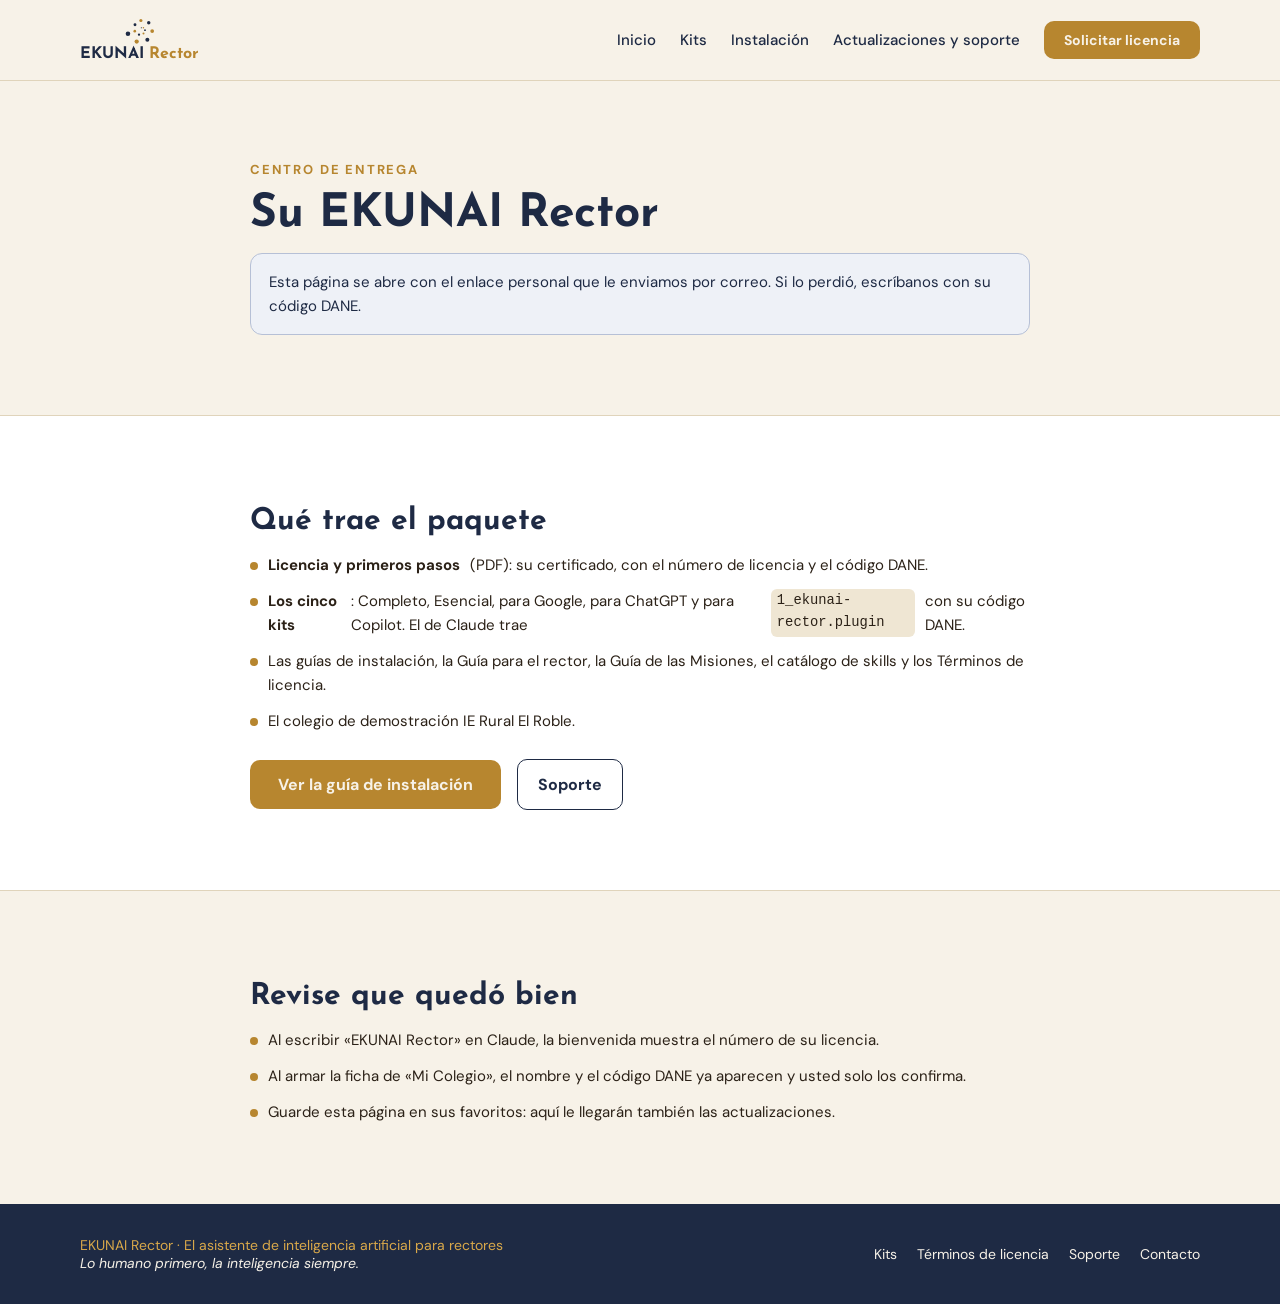
<file: entrega.html>
<!DOCTYPE html>
<html lang="es">
<head>
<meta charset="utf-8">
<meta name="viewport" content="width=device-width,initial-scale=1">
<title>Su EKUNAI Rector · EKUNAI Rector</title>
<meta name="description" content="Centro de entrega de EKUNAI Rector.">
<meta name="robots" content="noindex,nofollow">
<link rel="icon" href="favicon.svg" type="image/svg+xml">
<link rel="preconnect" href="https://fonts.googleapis.com">
<link rel="stylesheet" href="https://fonts.googleapis.com/css2?family=DM+Sans:wght@400;500;700&family=Josefin+Sans:wght@600;700&display=swap">
<link rel="stylesheet" href="estilo.css">
</head>
<body>
<header style="border-bottom:1px solid #E0D4BB;background:#F7F2E8;">
  <div class="container" style="display:flex;align-items:center;justify-content:space-between;gap:16px;padding-block:18px;">
    <a href="index.html" style="display:flex;flex-direction:column;align-items:center;gap:2px;color:#1E2A44;">
      <svg width="30" height="26" viewBox="0 18 110 96" aria-hidden="true"><circle cx="60" cy="54" r="2.2" fill="#1E2A44"/><circle cx="67.64" cy="53.81" r="2.72" fill="#B7862F"/><circle cx="73.37" cy="62.84" r="3.23" fill="#1E2A44"/><circle cx="67.94" cy="75.59" r="3.75" fill="#B7862F"/><circle cx="51.32" cy="79.49" r="4.27" fill="#1E2A44"/><circle cx="35.69" cy="66.51" r="4.78" fill="#B7862F"/><circle cx="36.54" cy="42.95" r="5.3" fill="#1E2A44"/><circle cx="58.28" cy="27.21" r="5.82" fill="#B7862F"/><circle cx="87.25" cy="35.47" r="6.33" fill="#1E2A44"/><circle cx="100" cy="66.34" r="6.85" fill="#B7862F"/><circle cx="82.17" cy="98.39" r="7.37" fill="#1E2A44"/><circle cx="42.74" cy="104.97" r="7.88" fill="#B7862F"/><circle cx="10.55" cy="76.07" r="8.4" fill="#1E2A44"/></svg>
      <span style="font-family:'Josefin Sans',sans-serif;font-weight:700;font-size:16px;line-height:1;">EKUNAI <span style="color:#B7862F;">Rector</span></span>
    </a>
    <nav style="display:flex;align-items:center;gap:24px;flex-wrap:wrap;">
      <a href="index.html" class="hide-sm">Inicio</a><a href="kits.html" class="hide-sm">Kits</a><a href="instalar.html" class="hide-sm">Instalación</a><a href="actualizaciones.html" class="hide-sm">Actualizaciones y soporte</a>
      <a href="comprar.html" class="btn-primary" style="padding:10px 20px;font-size:14px;">Solicitar licencia</a>
    </nav>
  </div>
</header>
<main>

<section class="sec"><div class="container narrow">
  <p class="eyebrow">Centro de entrega</p>
  <h1 class="h1" id="e-titulo">Su EKUNAI Rector</h1>
  <div id="e-sin" class="aviso info" hidden>Esta página se abre con el enlace personal que le enviamos por correo. Si lo perdió, escríbanos con su código DANE.</div>
  <div id="e-con" hidden>
    <div class="card" style="margin-top:20px;">
      <dl class="ficha-due">
        <dt>Licencia</dt><dd id="e-lic"></dd>
        <dt>Institución</dt><dd id="e-ie"></dd>
        <dt>Código DANE</dt><dd id="e-dane"></dd>
        <dt>Versión</dt><dd id="e-ver"></dd>
      </dl>
      <div style="margin-top:22px;" id="e-descarga"></div>
    </div>
  </div>
</div></section>

<section class="sec sec-blanca"><div class="container narrow">
  <h2 class="h2">Qué trae el paquete</h2>
  <ul class="lista">
    <li><b>Licencia y primeros pasos</b> (PDF): su certificado, con el número de licencia y el código DANE.</li>
    <li><b>Los cinco kits</b>: Completo, Esencial, para Google, para ChatGPT y para Copilot. El de Claude trae <code>1_ekunai-rector.plugin</code> con su código DANE.</li>
    <li>Las guías de instalación, la Guía para el rector, la Guía de las Misiones, el catálogo de skills y los Términos de licencia.</li>
    <li>El colegio de demostración IE Rural El Roble.</li>
  </ul>
  <div class="row-wrap" style="margin-top:26px;"><a href="instalar.html" class="btn-primary">Ver la guía de instalación</a><a href="actualizaciones.html#soporte" class="btn-ghost">Soporte</a></div>
</div></section>

<section class="sec"><div class="container narrow">
  <h2 class="h2">Revise que quedó bien</h2>
  <ul class="lista">
    <li>Al escribir «EKUNAI Rector» en Claude, la bienvenida muestra el número de su licencia.</li>
    <li>Al armar la ficha de «Mi Colegio», el nombre y el código DANE ya aparecen y usted solo los confirma.</li>
    <li>Guarde esta página en sus favoritos: aquí le llegarán también las actualizaciones.</li>
  </ul>
</div></section>

</main>
<footer style="padding-block:32px;background:#1E2A44;">
  <div class="container" style="display:flex;flex-wrap:wrap;align-items:center;justify-content:space-between;gap:16px;">
    <p style="font-size:14px;color:#D9A84A;margin:0;">EKUNAI Rector · El asistente de inteligencia artificial para rectores<br><span style="color:#F7F2E8;font-style:italic;">Lo humano primero, la inteligencia siempre.</span></p>
    <div style="display:flex;gap:20px;flex-wrap:wrap;">
      <a href="kits.html" style="font-size:14px;color:#F7F2E8;">Kits</a>
      <a href="terminos.html" style="font-size:14px;color:#F7F2E8;">Términos de licencia</a>
      <a href="actualizaciones.html#soporte" style="font-size:14px;color:#F7F2E8;">Soporte</a>
      <a href="mailto:ekunai.info@gmail.com" class="js-correo-contacto" style="font-size:14px;color:#F7F2E8;">Contacto</a>
    </div>
  </div>
</footer>
<script src="config.js"></script>
<script>
(function(){
  const p = new URLSearchParams(location.hash.slice(1));
  const $ = s => document.querySelector(s);
  if (!p.get('l') || !p.get('d')) { $('#e-sin').hidden = false; return; }
  $('#e-con').hidden = false;
  $('#e-titulo').textContent = 'Su EKUNAI Rector está listo';
  $('#e-lic').textContent = p.get('l'); $('#e-ie').textContent = p.get('i') || '';
  $('#e-dane').textContent = p.get('d'); $('#e-ver').textContent = p.get('v') ? 'v' + p.get('v') : '';
  const u = p.get('u');
  if (u && /^https:\/\/(drive|docs)\.google\.com\//.test(u)) {
    const a = document.createElement('a'); a.href = u; a.target = '_blank'; a.rel = 'noopener';
    a.className = 'btn-primary'; a.textContent = 'Descargar mi kit y mi licencia'; $('#e-descarga').appendChild(a);
    const n = document.createElement('p'); n.className = 'muted'; n.style.marginTop = '10px';
    n.textContent = 'Se abre en Google Drive con el correo al que le enviamos este enlace.'; $('#e-descarga').appendChild(n);
  } else {
    $('#e-descarga').innerHTML = '<p class="muted">El enlace de descarga le llega en el mismo correo. Si no lo ve, escríbanos con su número de licencia.</p>';
  }
})();
</script>
</body>
</html>
</file>
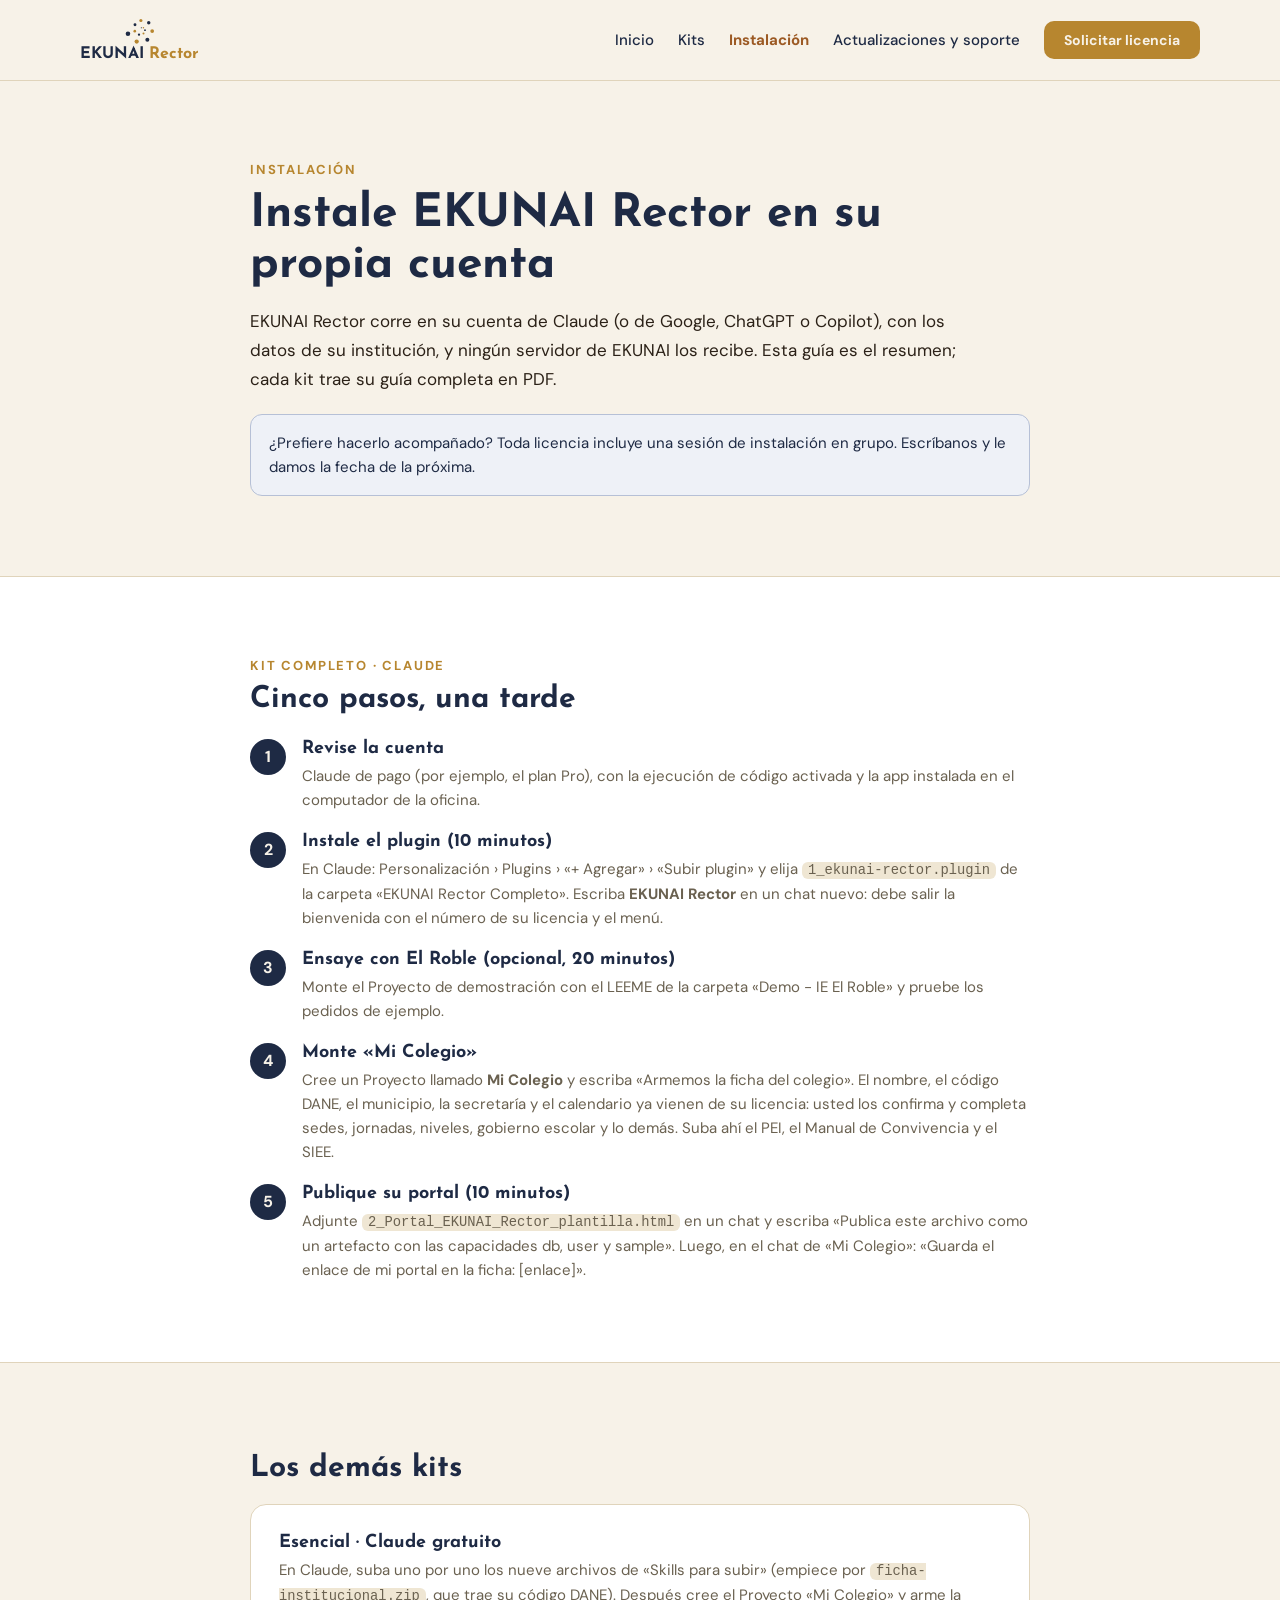
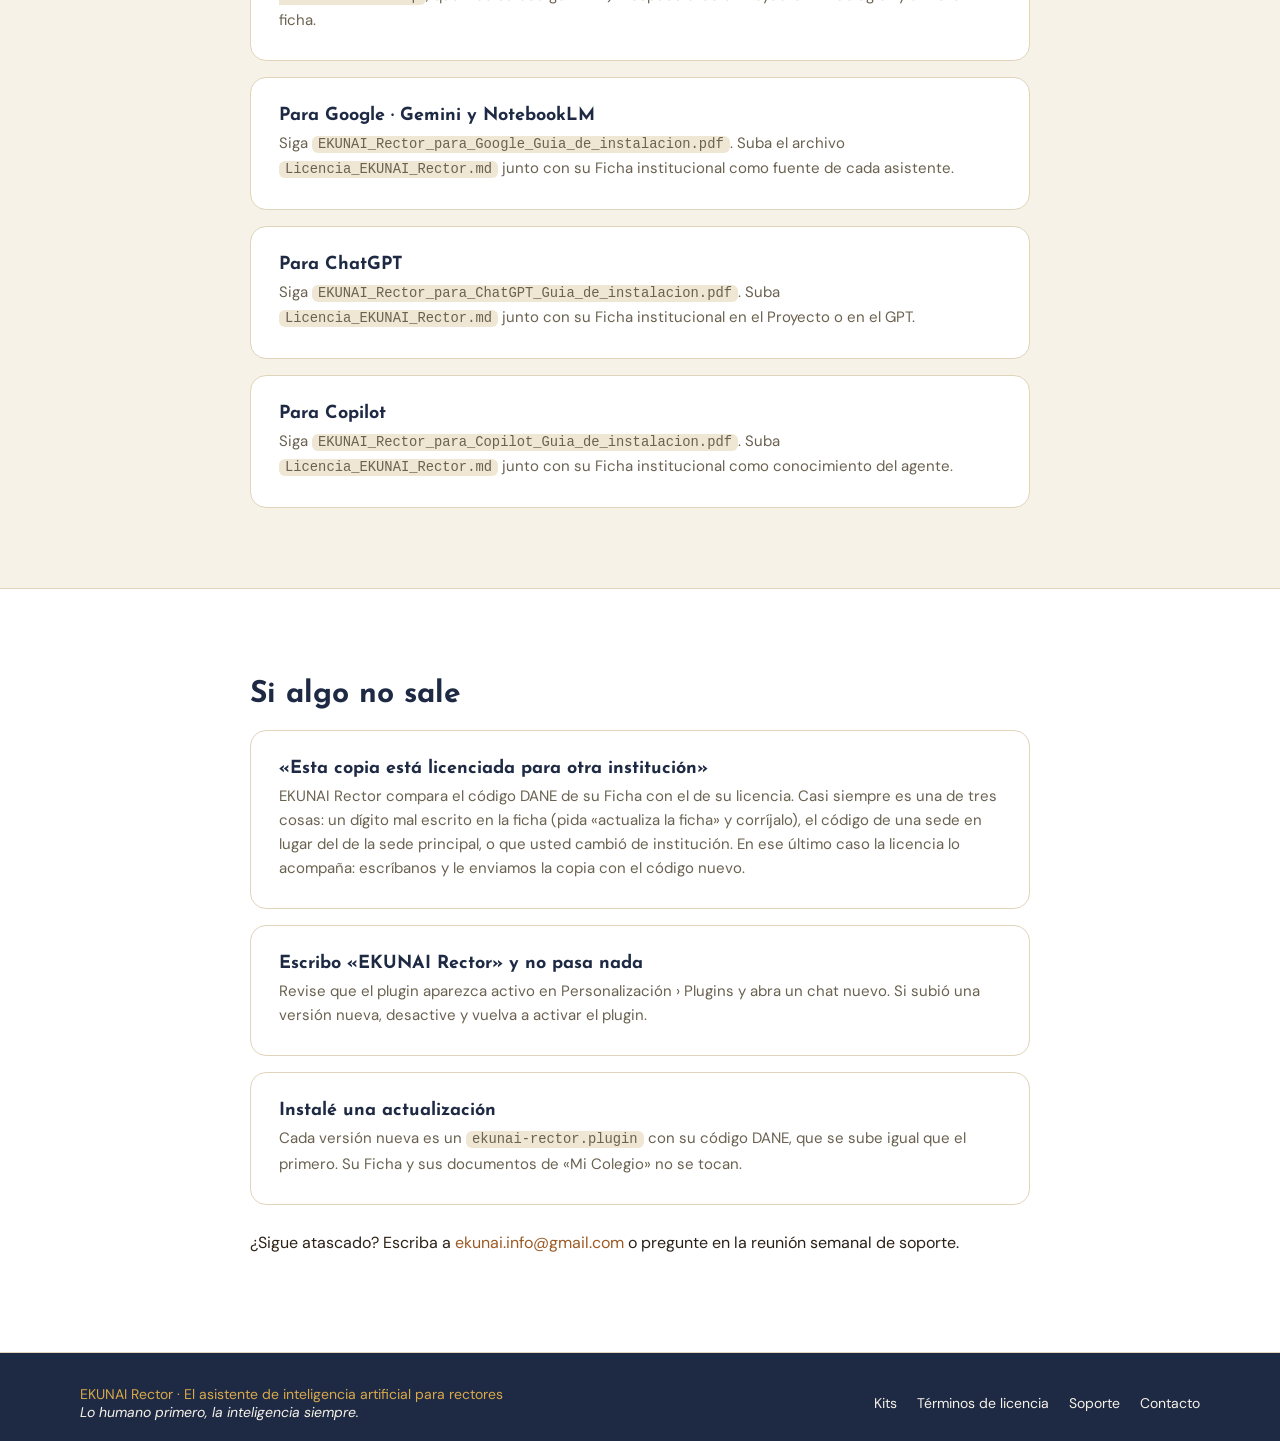
<file: instalar.html>
<!DOCTYPE html>
<html lang="es">
<head>
<meta charset="utf-8">
<meta name="viewport" content="width=device-width,initial-scale=1">
<title>Instalación · EKUNAI Rector</title>
<meta name="description" content="Cómo instalar EKUNAI Rector en su propia cuenta y montar la ficha de Mi Colegio.">
<link rel="icon" href="favicon.svg" type="image/svg+xml">
<link rel="preconnect" href="https://fonts.googleapis.com">
<link rel="stylesheet" href="https://fonts.googleapis.com/css2?family=DM+Sans:wght@400;500;700&family=Josefin+Sans:wght@600;700&display=swap">
<link rel="stylesheet" href="estilo.css">
</head>
<body>
<header style="border-bottom:1px solid #E0D4BB;background:#F7F2E8;">
  <div class="container" style="display:flex;align-items:center;justify-content:space-between;gap:16px;padding-block:18px;">
    <a href="index.html" style="display:flex;flex-direction:column;align-items:center;gap:2px;color:#1E2A44;">
      <svg width="30" height="26" viewBox="0 18 110 96" aria-hidden="true"><circle cx="60" cy="54" r="2.2" fill="#1E2A44"/><circle cx="67.64" cy="53.81" r="2.72" fill="#B7862F"/><circle cx="73.37" cy="62.84" r="3.23" fill="#1E2A44"/><circle cx="67.94" cy="75.59" r="3.75" fill="#B7862F"/><circle cx="51.32" cy="79.49" r="4.27" fill="#1E2A44"/><circle cx="35.69" cy="66.51" r="4.78" fill="#B7862F"/><circle cx="36.54" cy="42.95" r="5.3" fill="#1E2A44"/><circle cx="58.28" cy="27.21" r="5.82" fill="#B7862F"/><circle cx="87.25" cy="35.47" r="6.33" fill="#1E2A44"/><circle cx="100" cy="66.34" r="6.85" fill="#B7862F"/><circle cx="82.17" cy="98.39" r="7.37" fill="#1E2A44"/><circle cx="42.74" cy="104.97" r="7.88" fill="#B7862F"/><circle cx="10.55" cy="76.07" r="8.4" fill="#1E2A44"/></svg>
      <span style="font-family:'Josefin Sans',sans-serif;font-weight:700;font-size:16px;line-height:1;">EKUNAI <span style="color:#B7862F;">Rector</span></span>
    </a>
    <nav style="display:flex;align-items:center;gap:24px;flex-wrap:wrap;">
      <a href="index.html" class="hide-sm">Inicio</a><a href="kits.html" class="hide-sm">Kits</a><a href="instalar.html" class="hide-sm activo">Instalación</a><a href="actualizaciones.html" class="hide-sm">Actualizaciones y soporte</a>
      <a href="comprar.html" class="btn-primary" style="padding:10px 20px;font-size:14px;">Solicitar licencia</a>
    </nav>
  </div>
</header>
<main>

<section class="sec"><div class="container narrow">
  <p class="eyebrow">Instalación</p>
  <h1 class="h1">Instale EKUNAI Rector en su propia cuenta</h1>
  <p class="lead">EKUNAI Rector corre en su cuenta de Claude (o de Google, ChatGPT o Copilot), con los datos de su institución, y ningún servidor de EKUNAI los recibe. Esta guía es el resumen; cada kit trae su guía completa en PDF.</p>
  <div class="aviso info" style="margin-top:20px;">¿Prefiere hacerlo acompañado? Toda licencia incluye una sesión de instalación en grupo. Escríbanos y le damos la fecha de la próxima.</div>
</div></section>

<section class="sec sec-blanca" id="claude"><div class="container narrow">
  <p class="eyebrow">Kit Completo · Claude</p>
  <h2 class="h2">Cinco pasos, una tarde</h2>
  <div class="step" style="margin-top:24px;"><div class="num">1</div><div><h3>Revise la cuenta</h3><p>Claude de pago (por ejemplo, el plan Pro), con la ejecución de código activada y la app instalada en el computador de la oficina.</p></div></div>
  <div class="step" style="margin-top:20px;"><div class="num">2</div><div><h3>Instale el plugin (10 minutos)</h3><p>En Claude: Personalización › Plugins › «+ Agregar» › «Subir plugin» y elija <code>1_ekunai-rector.plugin</code> de la carpeta «EKUNAI Rector Completo». Escriba <b>EKUNAI Rector</b> en un chat nuevo: debe salir la bienvenida con el número de su licencia y el menú.</p></div></div>
  <div class="step" style="margin-top:20px;"><div class="num">3</div><div><h3>Ensaye con El Roble (opcional, 20 minutos)</h3><p>Monte el Proyecto de demostración con el LEEME de la carpeta «Demo - IE El Roble» y pruebe los pedidos de ejemplo.</p></div></div>
  <div class="step" style="margin-top:20px;"><div class="num">4</div><div><h3>Monte «Mi Colegio»</h3><p>Cree un Proyecto llamado <b>Mi Colegio</b> y escriba «Armemos la ficha del colegio». El nombre, el código DANE, el municipio, la secretaría y el calendario ya vienen de su licencia: usted los confirma y completa sedes, jornadas, niveles, gobierno escolar y lo demás. Suba ahí el PEI, el Manual de Convivencia y el SIEE.</p></div></div>
  <div class="step" style="margin-top:20px;"><div class="num">5</div><div><h3>Publique su portal (10 minutos)</h3><p>Adjunte <code>2_Portal_EKUNAI_Rector_plantilla.html</code> en un chat y escriba «Publica este archivo como un artefacto con las capacidades db, user y sample». Luego, en el chat de «Mi Colegio»: «Guarda el enlace de mi portal en la ficha: [enlace]».</p></div></div>
</div></section>

<section class="sec" id="otros"><div class="container narrow">
  <h2 class="h2">Los demás kits</h2>
  <div class="card" style="margin-top:20px;" id="esencial"><h3 style="font-size:18px;">Esencial · Claude gratuito</h3>
    <p class="t">En Claude, suba uno por uno los nueve archivos de «Skills para subir» (empiece por <code>ficha-institucional.zip</code>, que trae su código DANE). Después cree el Proyecto «Mi Colegio» y arme la ficha.</p></div>
  <div class="card" style="margin-top:16px;" id="google"><h3 style="font-size:18px;">Para Google · Gemini y NotebookLM</h3>
    <p class="t">Siga <code>EKUNAI_Rector_para_Google_Guia_de_instalacion.pdf</code>. Suba el archivo <code>Licencia_EKUNAI_Rector.md</code> junto con su Ficha institucional como fuente de cada asistente.</p></div>
  <div class="card" style="margin-top:16px;" id="chatgpt"><h3 style="font-size:18px;">Para ChatGPT</h3>
    <p class="t">Siga <code>EKUNAI_Rector_para_ChatGPT_Guia_de_instalacion.pdf</code>. Suba <code>Licencia_EKUNAI_Rector.md</code> junto con su Ficha institucional en el Proyecto o en el GPT.</p></div>
  <div class="card" style="margin-top:16px;" id="copilot"><h3 style="font-size:18px;">Para Copilot</h3>
    <p class="t">Siga <code>EKUNAI_Rector_para_Copilot_Guia_de_instalacion.pdf</code>. Suba <code>Licencia_EKUNAI_Rector.md</code> junto con su Ficha institucional como conocimiento del agente.</p></div>
</div></section>

<section class="sec sec-blanca" id="problemas"><div class="container narrow">
  <h2 class="h2">Si algo no sale</h2>
  <div class="card" style="margin-top:20px;"><h3 style="font-size:18px;">«Esta copia está licenciada para otra institución»</h3>
    <p class="t">EKUNAI Rector compara el código DANE de su Ficha con el de su licencia. Casi siempre es una de tres cosas: un dígito mal escrito en la ficha (pida «actualiza la ficha» y corríjalo), el código de una sede en lugar del de la sede principal, o que usted cambió de institución. En ese último caso la licencia lo acompaña: escríbanos y le enviamos la copia con el código nuevo.</p></div>
  <div class="card" style="margin-top:16px;"><h3 style="font-size:18px;">Escribo «EKUNAI Rector» y no pasa nada</h3>
    <p class="t">Revise que el plugin aparezca activo en Personalización › Plugins y abra un chat nuevo. Si subió una versión nueva, desactive y vuelva a activar el plugin.</p></div>
  <div class="card" style="margin-top:16px;"><h3 style="font-size:18px;">Instalé una actualización</h3>
    <p class="t">Cada versión nueva es un <code>ekunai-rector.plugin</code> con su código DANE, que se sube igual que el primero. Su Ficha y sus documentos de «Mi Colegio» no se tocan.</p></div>
  <p class="txt" style="margin-top:24px;">¿Sigue atascado? Escriba a <a class="js-correo-soporte" href="mailto:ekunai.info@gmail.com">ekunai.info@gmail.com</a> o pregunte en la reunión semanal de soporte.</p>
</div></section>

</main>
<footer style="padding-block:32px;background:#1E2A44;">
  <div class="container" style="display:flex;flex-wrap:wrap;align-items:center;justify-content:space-between;gap:16px;">
    <p style="font-size:14px;color:#D9A84A;margin:0;">EKUNAI Rector · El asistente de inteligencia artificial para rectores<br><span style="color:#F7F2E8;font-style:italic;">Lo humano primero, la inteligencia siempre.</span></p>
    <div style="display:flex;gap:20px;flex-wrap:wrap;">
      <a href="kits.html" style="font-size:14px;color:#F7F2E8;">Kits</a>
      <a href="terminos.html" style="font-size:14px;color:#F7F2E8;">Términos de licencia</a>
      <a href="actualizaciones.html#soporte" style="font-size:14px;color:#F7F2E8;">Soporte</a>
      <a href="mailto:ekunai.info@gmail.com" class="js-correo-contacto" style="font-size:14px;color:#F7F2E8;">Contacto</a>
    </div>
  </div>
</footer>
<script src="config.js"></script>

</body>
</html>
</file>
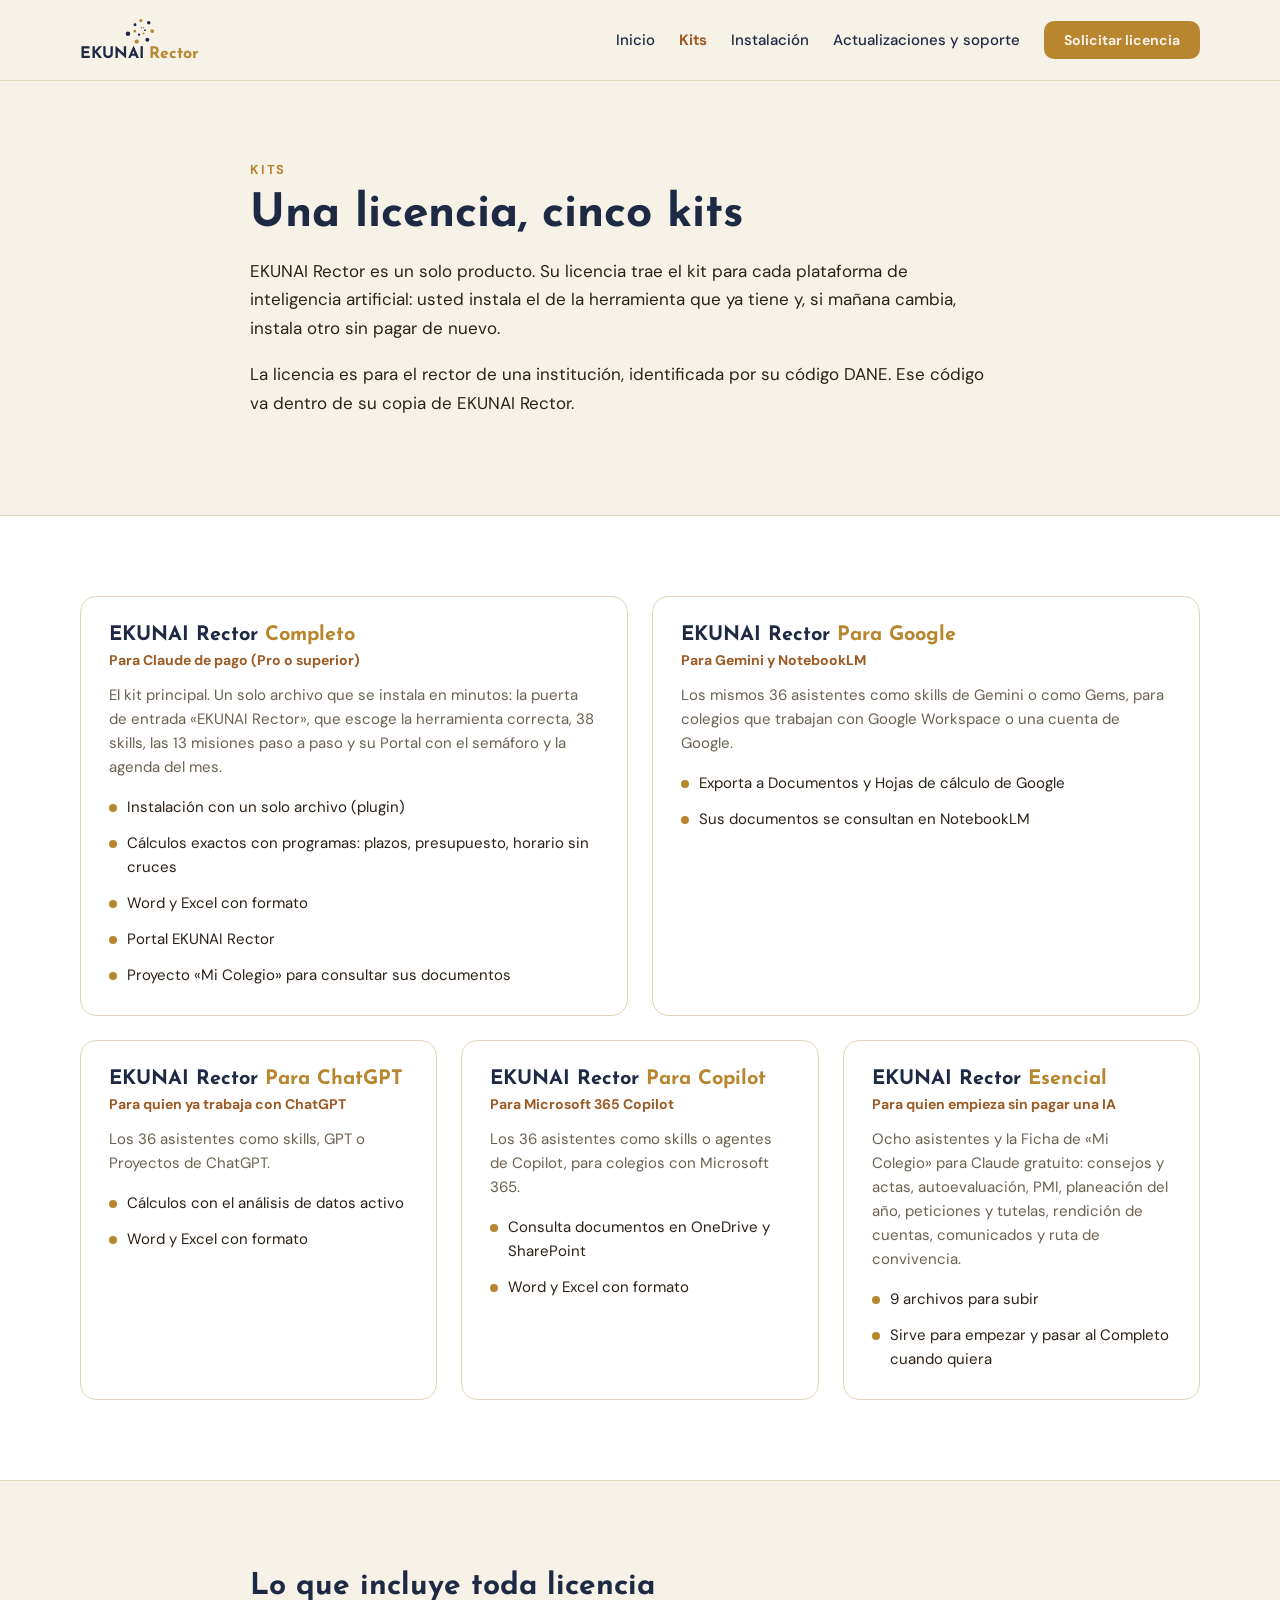
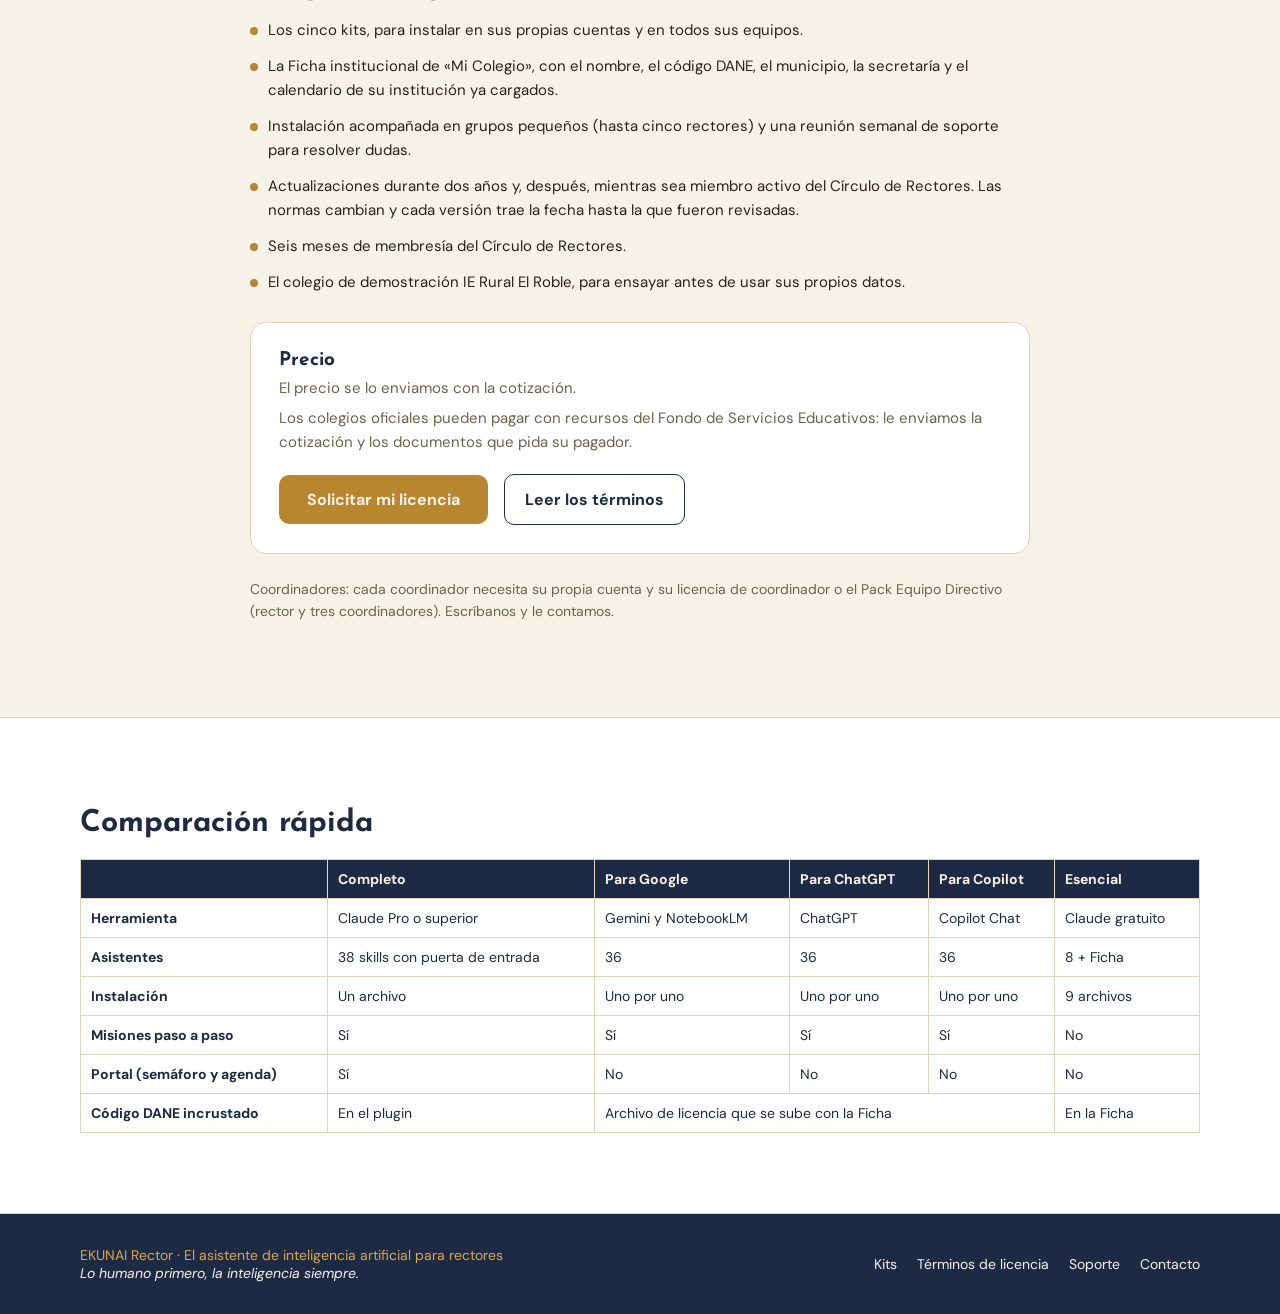
<file: kits.html>
<!DOCTYPE html>
<html lang="es">
<head>
<meta charset="utf-8">
<meta name="viewport" content="width=device-width,initial-scale=1">
<title>Kits · EKUNAI Rector</title>
<meta name="description" content="Los cinco kits de EKUNAI Rector: Completo para Claude, para Google, ChatGPT y Copilot, y Esencial.">
<link rel="icon" href="favicon.svg" type="image/svg+xml">
<link rel="preconnect" href="https://fonts.googleapis.com">
<link rel="stylesheet" href="https://fonts.googleapis.com/css2?family=DM+Sans:wght@400;500;700&family=Josefin+Sans:wght@600;700&display=swap">
<link rel="stylesheet" href="estilo.css">
</head>
<body>
<header style="border-bottom:1px solid #E0D4BB;background:#F7F2E8;">
  <div class="container" style="display:flex;align-items:center;justify-content:space-between;gap:16px;padding-block:18px;">
    <a href="index.html" style="display:flex;flex-direction:column;align-items:center;gap:2px;color:#1E2A44;">
      <svg width="30" height="26" viewBox="0 18 110 96" aria-hidden="true"><circle cx="60" cy="54" r="2.2" fill="#1E2A44"/><circle cx="67.64" cy="53.81" r="2.72" fill="#B7862F"/><circle cx="73.37" cy="62.84" r="3.23" fill="#1E2A44"/><circle cx="67.94" cy="75.59" r="3.75" fill="#B7862F"/><circle cx="51.32" cy="79.49" r="4.27" fill="#1E2A44"/><circle cx="35.69" cy="66.51" r="4.78" fill="#B7862F"/><circle cx="36.54" cy="42.95" r="5.3" fill="#1E2A44"/><circle cx="58.28" cy="27.21" r="5.82" fill="#B7862F"/><circle cx="87.25" cy="35.47" r="6.33" fill="#1E2A44"/><circle cx="100" cy="66.34" r="6.85" fill="#B7862F"/><circle cx="82.17" cy="98.39" r="7.37" fill="#1E2A44"/><circle cx="42.74" cy="104.97" r="7.88" fill="#B7862F"/><circle cx="10.55" cy="76.07" r="8.4" fill="#1E2A44"/></svg>
      <span style="font-family:'Josefin Sans',sans-serif;font-weight:700;font-size:16px;line-height:1;">EKUNAI <span style="color:#B7862F;">Rector</span></span>
    </a>
    <nav style="display:flex;align-items:center;gap:24px;flex-wrap:wrap;">
      <a href="index.html" class="hide-sm">Inicio</a><a href="kits.html" class="hide-sm activo">Kits</a><a href="instalar.html" class="hide-sm">Instalación</a><a href="actualizaciones.html" class="hide-sm">Actualizaciones y soporte</a>
      <a href="comprar.html" class="btn-primary" style="padding:10px 20px;font-size:14px;">Solicitar licencia</a>
    </nav>
  </div>
</header>
<main>

<section class="sec"><div class="container narrow">
  <p class="eyebrow">Kits</p>
  <h1 class="h1">Una licencia, cinco kits</h1>
  <p class="lead">EKUNAI Rector es un solo producto. Su licencia trae el kit para cada plataforma de inteligencia artificial: usted instala el de la herramienta que ya tiene y, si mañana cambia, instala otro sin pagar de nuevo.</p>
  <p class="lead">La licencia es para el rector de una institución, identificada por su código DANE. Ese código va dentro de su copia de EKUNAI Rector.</p>
</div></section>

<section class="sec sec-blanca"><div class="container">
  <div class="grid-2"><div class="card kit">
  <h3>EKUNAI Rector <span style="color:#B7862F;">Completo</span></h3>
  <p class="para">Para Claude de pago (Pro o superior)</p>
  <p class="t">El kit principal. Un solo archivo que se instala en minutos: la puerta de entrada «EKUNAI Rector», que escoge la herramienta correcta, 38 skills, las 13 misiones paso a paso y su Portal con el semáforo y la agenda del mes.</p>
  <ul class="lista"><li>Instalación con un solo archivo (plugin)</li><li>Cálculos exactos con programas: plazos, presupuesto, horario sin cruces</li><li>Word y Excel con formato</li><li>Portal EKUNAI Rector</li><li>Proyecto «Mi Colegio» para consultar sus documentos</li></ul>
</div><div class="card kit">
  <h3>EKUNAI Rector <span style="color:#B7862F;">Para Google</span></h3>
  <p class="para">Para Gemini y NotebookLM</p>
  <p class="t">Los mismos 36 asistentes como skills de Gemini o como Gems, para colegios que trabajan con Google Workspace o una cuenta de Google.</p>
  <ul class="lista"><li>Exporta a Documentos y Hojas de cálculo de Google</li><li>Sus documentos se consultan en NotebookLM</li></ul>
</div></div>
  <div class="grid-3" style="margin-top:24px;"><div class="card kit">
  <h3>EKUNAI Rector <span style="color:#B7862F;">Para ChatGPT</span></h3>
  <p class="para">Para quien ya trabaja con ChatGPT</p>
  <p class="t">Los 36 asistentes como skills, GPT o Proyectos de ChatGPT.</p>
  <ul class="lista"><li>Cálculos con el análisis de datos activo</li><li>Word y Excel con formato</li></ul>
</div><div class="card kit">
  <h3>EKUNAI Rector <span style="color:#B7862F;">Para Copilot</span></h3>
  <p class="para">Para Microsoft 365 Copilot</p>
  <p class="t">Los 36 asistentes como skills o agentes de Copilot, para colegios con Microsoft 365.</p>
  <ul class="lista"><li>Consulta documentos en OneDrive y SharePoint</li><li>Word y Excel con formato</li></ul>
</div><div class="card kit">
  <h3>EKUNAI Rector <span style="color:#B7862F;">Esencial</span></h3>
  <p class="para">Para quien empieza sin pagar una IA</p>
  <p class="t">Ocho asistentes y la Ficha de «Mi Colegio» para Claude gratuito: consejos y actas, autoevaluación, PMI, planeación del año, peticiones y tutelas, rendición de cuentas, comunicados y ruta de convivencia.</p>
  <ul class="lista"><li>9 archivos para subir</li><li>Sirve para empezar y pasar al Completo cuando quiera</li></ul>
</div></div>
</div></section>

<section class="sec"><div class="container narrow">
  <h2 class="h2">Lo que incluye toda licencia</h2>
  <ul class="lista">
    <li>Los cinco kits, para instalar en sus propias cuentas y en todos sus equipos.</li>
    <li>La Ficha institucional de «Mi Colegio», con el nombre, el código DANE, el municipio, la secretaría y el calendario de su institución ya cargados.</li>
    <li>Instalación acompañada en grupos pequeños (hasta cinco rectores) y una reunión semanal de soporte para resolver dudas.</li>
    <li>Actualizaciones durante dos años y, después, mientras sea miembro activo del Círculo de Rectores. Las normas cambian y cada versión trae la fecha hasta la que fueron revisadas.</li>
    <li>Seis meses de membresía del Círculo de Rectores.</li>
    <li>El colegio de demostración IE Rural El Roble, para ensayar antes de usar sus propios datos.</li>
  </ul>
  <div class="card" style="margin-top:28px;">
    <h3 style="font-size:19px;">Precio</h3>
    <p class="t js-precio">El precio se lo enviamos con la cotización.</p>
    <p class="t">Los colegios oficiales pueden pagar con recursos del Fondo de Servicios Educativos: le enviamos la cotización y los documentos que pida su pagador.</p>
    <div class="row-wrap" style="margin-top:20px;"><a href="comprar.html" class="btn-primary">Solicitar mi licencia</a><a href="terminos.html" class="btn-ghost">Leer los términos</a></div>
  </div>
  <p class="muted" style="margin-top:24px;">Coordinadores: cada coordinador necesita su propia cuenta y su licencia de coordinador o el Pack Equipo Directivo (rector y tres coordinadores). Escríbanos y le contamos.</p>
</div></section>

<section class="sec sec-blanca"><div class="container">
  <h2 class="h2">Comparación rápida</h2>
  <div class="tabla-scroll" style="margin-top:20px;"><table class="comp">
    <tr><th></th><th>Completo</th><th>Para Google</th><th>Para ChatGPT</th><th>Para Copilot</th><th>Esencial</th></tr>
    <tr><td><b>Herramienta</b></td><td>Claude Pro o superior</td><td>Gemini y NotebookLM</td><td>ChatGPT</td><td>Copilot Chat</td><td>Claude gratuito</td></tr>
    <tr><td><b>Asistentes</b></td><td>38 skills con puerta de entrada</td><td>36</td><td>36</td><td>36</td><td>8 + Ficha</td></tr>
    <tr><td><b>Instalación</b></td><td>Un archivo</td><td>Uno por uno</td><td>Uno por uno</td><td>Uno por uno</td><td>9 archivos</td></tr>
    <tr><td><b>Misiones paso a paso</b></td><td>Sí</td><td>Sí</td><td>Sí</td><td>Sí</td><td>No</td></tr>
    <tr><td><b>Portal (semáforo y agenda)</b></td><td>Sí</td><td>No</td><td>No</td><td>No</td><td>No</td></tr>
    <tr><td><b>Código DANE incrustado</b></td><td>En el plugin</td><td colspan="3">Archivo de licencia que se sube con la Ficha</td><td>En la Ficha</td></tr>
  </table></div>
</div></section>

</main>
<footer style="padding-block:32px;background:#1E2A44;">
  <div class="container" style="display:flex;flex-wrap:wrap;align-items:center;justify-content:space-between;gap:16px;">
    <p style="font-size:14px;color:#D9A84A;margin:0;">EKUNAI Rector · El asistente de inteligencia artificial para rectores<br><span style="color:#F7F2E8;font-style:italic;">Lo humano primero, la inteligencia siempre.</span></p>
    <div style="display:flex;gap:20px;flex-wrap:wrap;">
      <a href="kits.html" style="font-size:14px;color:#F7F2E8;">Kits</a>
      <a href="terminos.html" style="font-size:14px;color:#F7F2E8;">Términos de licencia</a>
      <a href="actualizaciones.html#soporte" style="font-size:14px;color:#F7F2E8;">Soporte</a>
      <a href="mailto:ekunai.info@gmail.com" class="js-correo-contacto" style="font-size:14px;color:#F7F2E8;">Contacto</a>
    </div>
  </div>
</footer>
<script src="config.js"></script>

</body>
</html>
</file>
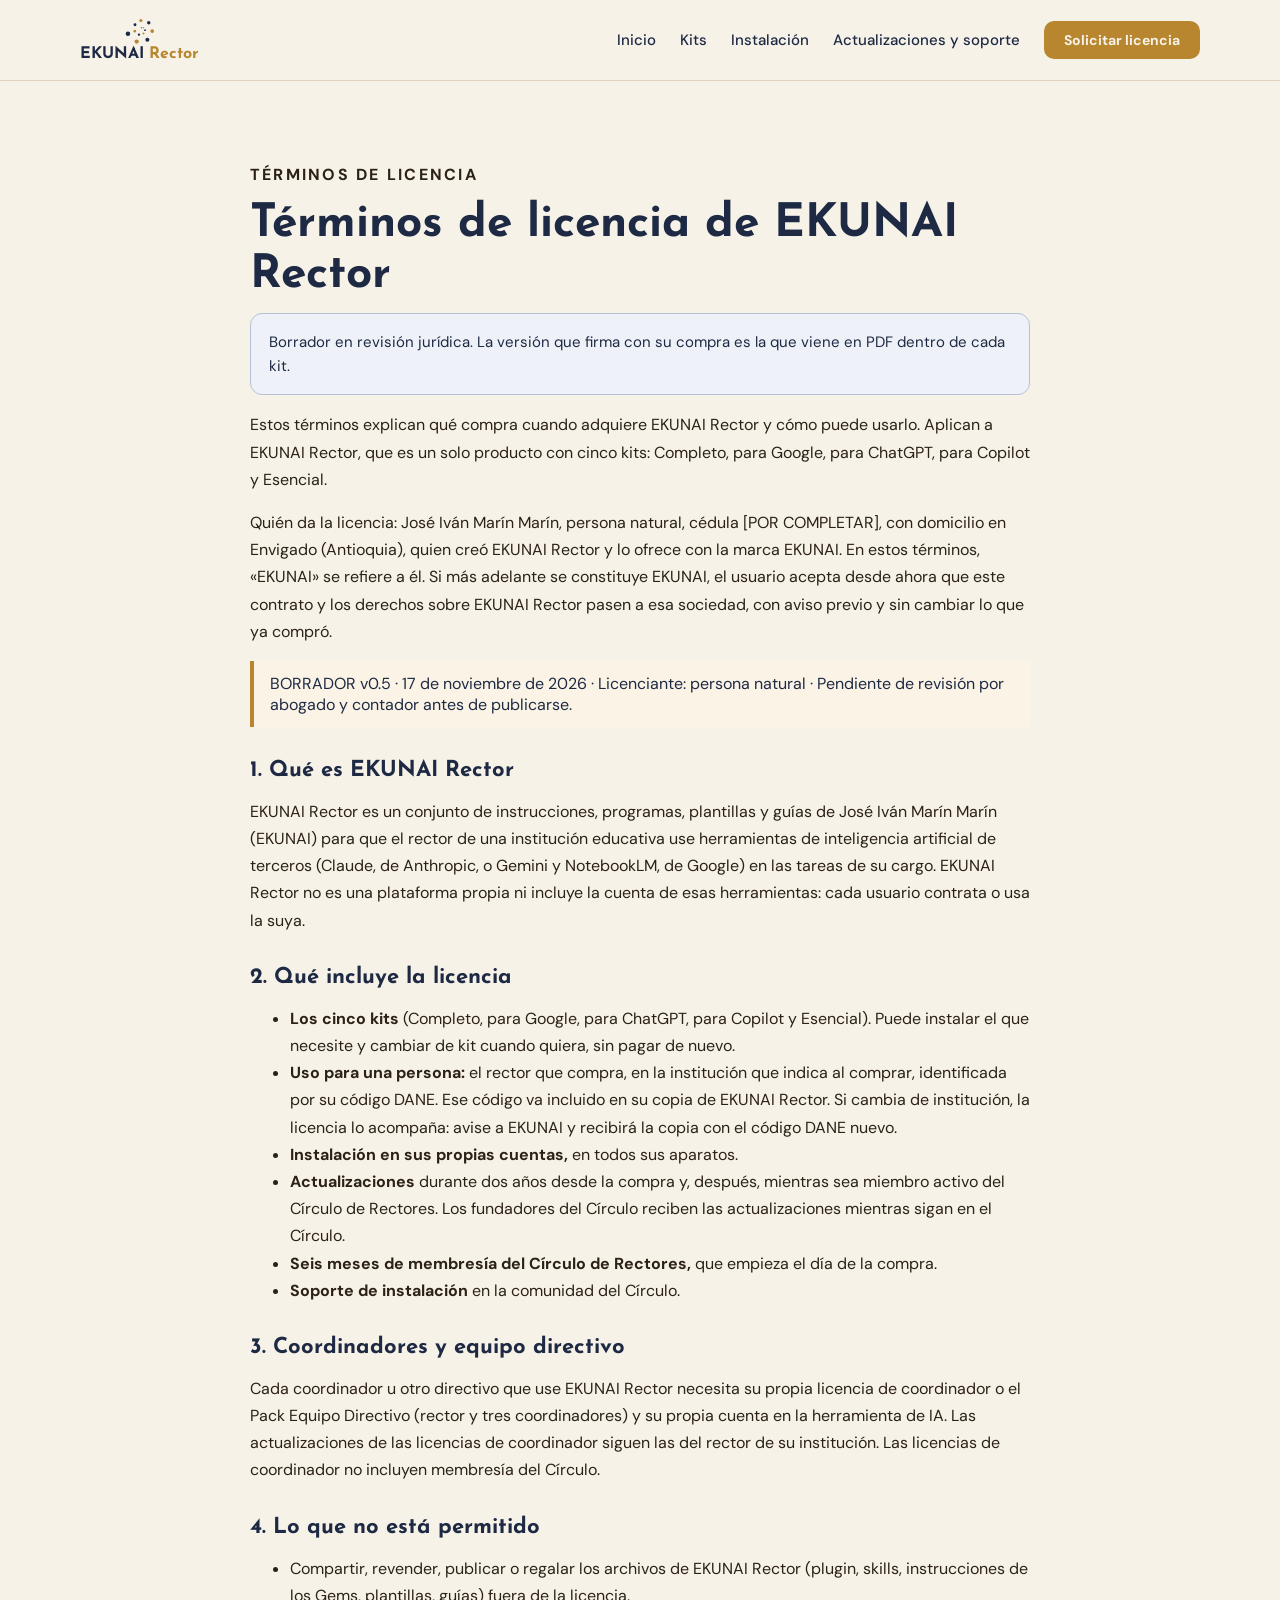
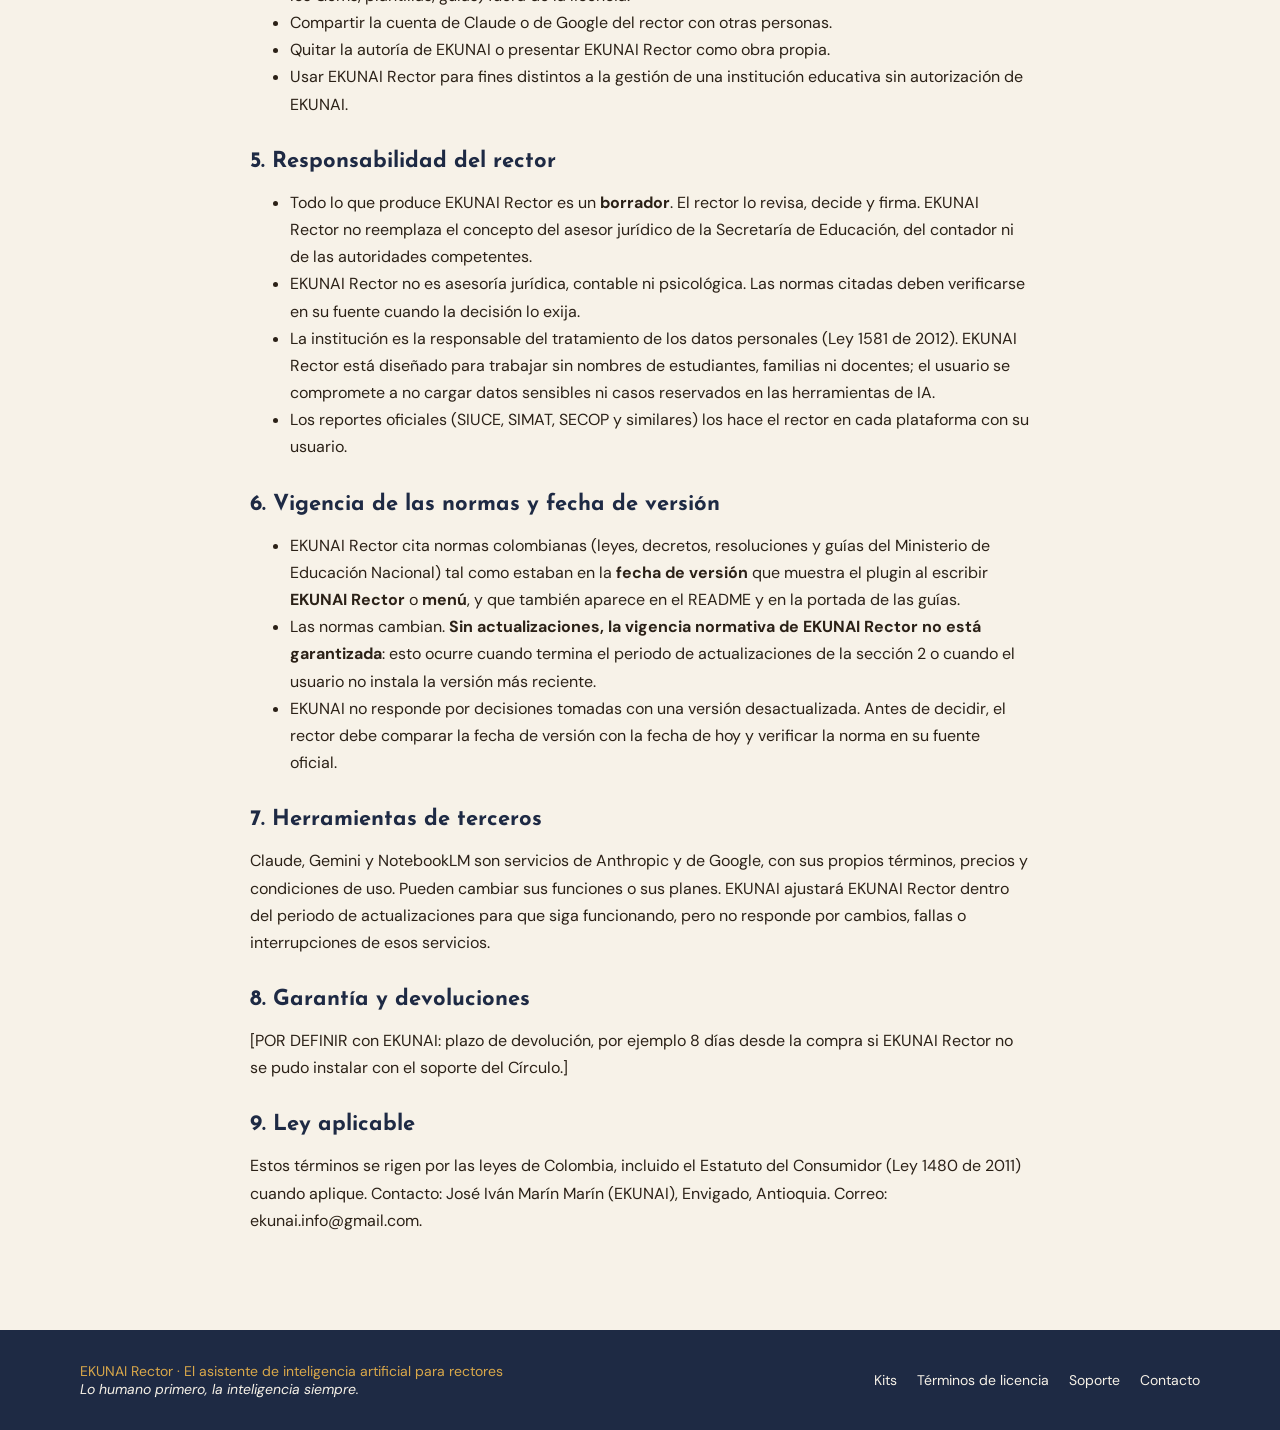
<file: terminos.html>
<!DOCTYPE html>
<html lang="es">
<head>
<meta charset="utf-8">
<meta name="viewport" content="width=device-width,initial-scale=1">
<title>Términos de licencia · EKUNAI Rector</title>
<meta name="description" content="Términos de licencia de EKUNAI Rector.">
<link rel="icon" href="favicon.svg" type="image/svg+xml">
<link rel="preconnect" href="https://fonts.googleapis.com">
<link rel="stylesheet" href="https://fonts.googleapis.com/css2?family=DM+Sans:wght@400;500;700&family=Josefin+Sans:wght@600;700&display=swap">
<link rel="stylesheet" href="estilo.css">
</head>
<body>
<header style="border-bottom:1px solid #E0D4BB;background:#F7F2E8;">
  <div class="container" style="display:flex;align-items:center;justify-content:space-between;gap:16px;padding-block:18px;">
    <a href="index.html" style="display:flex;flex-direction:column;align-items:center;gap:2px;color:#1E2A44;">
      <svg width="30" height="26" viewBox="0 18 110 96" aria-hidden="true"><circle cx="60" cy="54" r="2.2" fill="#1E2A44"/><circle cx="67.64" cy="53.81" r="2.72" fill="#B7862F"/><circle cx="73.37" cy="62.84" r="3.23" fill="#1E2A44"/><circle cx="67.94" cy="75.59" r="3.75" fill="#B7862F"/><circle cx="51.32" cy="79.49" r="4.27" fill="#1E2A44"/><circle cx="35.69" cy="66.51" r="4.78" fill="#B7862F"/><circle cx="36.54" cy="42.95" r="5.3" fill="#1E2A44"/><circle cx="58.28" cy="27.21" r="5.82" fill="#B7862F"/><circle cx="87.25" cy="35.47" r="6.33" fill="#1E2A44"/><circle cx="100" cy="66.34" r="6.85" fill="#B7862F"/><circle cx="82.17" cy="98.39" r="7.37" fill="#1E2A44"/><circle cx="42.74" cy="104.97" r="7.88" fill="#B7862F"/><circle cx="10.55" cy="76.07" r="8.4" fill="#1E2A44"/></svg>
      <span style="font-family:'Josefin Sans',sans-serif;font-weight:700;font-size:16px;line-height:1;">EKUNAI <span style="color:#B7862F;">Rector</span></span>
    </a>
    <nav style="display:flex;align-items:center;gap:24px;flex-wrap:wrap;">
      <a href="index.html" class="hide-sm">Inicio</a><a href="kits.html" class="hide-sm">Kits</a><a href="instalar.html" class="hide-sm">Instalación</a><a href="actualizaciones.html" class="hide-sm">Actualizaciones y soporte</a>
      <a href="comprar.html" class="btn-primary" style="padding:10px 20px;font-size:14px;">Solicitar licencia</a>
    </nav>
  </div>
</header>
<main>

<section class="sec"><div class="container narrow md">
  <p class="eyebrow">Términos de licencia</p>
  <h1 class="h1">Términos de licencia de EKUNAI Rector</h1>
  <div class="aviso info">Borrador en revisión jurídica. La versión que firma con su compra es la que viene en PDF dentro de cada kit.</div>
  <p>Estos términos explican qué compra cuando adquiere EKUNAI Rector y cómo puede usarlo. Aplican a EKUNAI Rector, que es un solo producto con cinco kits: Completo, para Google, para ChatGPT, para Copilot y Esencial.</p>
<p>Quién da la licencia: José Iván Marín Marín, persona natural, cédula [POR COMPLETAR], con domicilio en Envigado (Antioquia), quien creó EKUNAI Rector y lo ofrece con la marca EKUNAI. En estos términos, «EKUNAI» se refiere a él. Si más adelante se constituye EKUNAI, el usuario acepta desde ahora que este contrato y los derechos sobre EKUNAI Rector pasen a esa sociedad, con aviso previo y sin cambiar lo que ya compró.</p>
<blockquote>BORRADOR v0.5 · 17 de noviembre de 2026 · Licenciante: persona natural · Pendiente de revisión por abogado y contador antes de publicarse.</blockquote>
<h2>1. Qué es EKUNAI Rector</h2>
<p>EKUNAI Rector es un conjunto de instrucciones, programas, plantillas y guías de José Iván Marín Marín (EKUNAI) para que el rector de una institución educativa use herramientas de inteligencia artificial de terceros (Claude, de Anthropic, o Gemini y NotebookLM, de Google) en las tareas de su cargo. EKUNAI Rector no es una plataforma propia ni incluye la cuenta de esas herramientas: cada usuario contrata o usa la suya.</p>
<h2>2. Qué incluye la licencia</h2>
<ul>
<li><b>Los cinco kits</b> (Completo, para Google, para ChatGPT, para Copilot y Esencial). Puede instalar el que necesite y cambiar de kit cuando quiera, sin pagar de nuevo.</li>
<li><b>Uso para una persona:</b> el rector que compra, en la institución que indica al comprar, identificada por su código DANE. Ese código va incluido en su copia de EKUNAI Rector. Si cambia de institución, la licencia lo acompaña: avise a EKUNAI y recibirá la copia con el código DANE nuevo.</li>
<li><b>Instalación en sus propias cuentas,</b> en todos sus aparatos.</li>
<li><b>Actualizaciones</b> durante dos años desde la compra y, después, mientras sea miembro activo del Círculo de Rectores. Los fundadores del Círculo reciben las actualizaciones mientras sigan en el Círculo.</li>
<li><b>Seis meses de membresía del Círculo de Rectores,</b> que empieza el día de la compra.</li>
<li><b>Soporte de instalación</b> en la comunidad del Círculo.</li>
</ul>
<h2>3. Coordinadores y equipo directivo</h2>
<p>Cada coordinador u otro directivo que use EKUNAI Rector necesita su propia licencia de coordinador o el Pack Equipo Directivo (rector y tres coordinadores) y su propia cuenta en la herramienta de IA. Las actualizaciones de las licencias de coordinador siguen las del rector de su institución. Las licencias de coordinador no incluyen membresía del Círculo.</p>
<h2>4. Lo que no está permitido</h2>
<ul>
<li>Compartir, revender, publicar o regalar los archivos de EKUNAI Rector (plugin, skills, instrucciones de los Gems, plantillas, guías) fuera de la licencia.</li>
<li>Compartir la cuenta de Claude o de Google del rector con otras personas.</li>
<li>Quitar la autoría de EKUNAI o presentar EKUNAI Rector como obra propia.</li>
<li>Usar EKUNAI Rector para fines distintos a la gestión de una institución educativa sin autorización de EKUNAI.</li>
</ul>
<h2>5. Responsabilidad del rector</h2>
<ul>
<li>Todo lo que produce EKUNAI Rector es un <b>borrador</b>. El rector lo revisa, decide y firma. EKUNAI Rector no reemplaza el concepto del asesor jurídico de la Secretaría de Educación, del contador ni de las autoridades competentes.</li>
<li>EKUNAI Rector no es asesoría jurídica, contable ni psicológica. Las normas citadas deben verificarse en su fuente cuando la decisión lo exija.</li>
<li>La institución es la responsable del tratamiento de los datos personales (Ley 1581 de 2012). EKUNAI Rector está diseñado para trabajar sin nombres de estudiantes, familias ni docentes; el usuario se compromete a no cargar datos sensibles ni casos reservados en las herramientas de IA.</li>
<li>Los reportes oficiales (SIUCE, SIMAT, SECOP y similares) los hace el rector en cada plataforma con su usuario.</li>
</ul>
<h2>6. Vigencia de las normas y fecha de versión</h2>
<ul>
<li>EKUNAI Rector cita normas colombianas (leyes, decretos, resoluciones y guías del Ministerio de Educación Nacional) tal como estaban en la <b>fecha de versión</b> que muestra el plugin al escribir <b>EKUNAI Rector</b> o <b>menú</b>, y que también aparece en el README y en la portada de las guías.</li>
<li>Las normas cambian. <b>Sin actualizaciones, la vigencia normativa de EKUNAI Rector no está garantizada</b>: esto ocurre cuando termina el periodo de actualizaciones de la sección 2 o cuando el usuario no instala la versión más reciente.</li>
<li>EKUNAI no responde por decisiones tomadas con una versión desactualizada. Antes de decidir, el rector debe comparar la fecha de versión con la fecha de hoy y verificar la norma en su fuente oficial.</li>
</ul>
<h2>7. Herramientas de terceros</h2>
<p>Claude, Gemini y NotebookLM son servicios de Anthropic y de Google, con sus propios términos, precios y condiciones de uso. Pueden cambiar sus funciones o sus planes. EKUNAI ajustará EKUNAI Rector dentro del periodo de actualizaciones para que siga funcionando, pero no responde por cambios, fallas o interrupciones de esos servicios.</p>
<h2>8. Garantía y devoluciones</h2>
<p>[POR DEFINIR con EKUNAI: plazo de devolución, por ejemplo 8 días desde la compra si EKUNAI Rector no se pudo instalar con el soporte del Círculo.]</p>
<h2>9. Ley aplicable</h2>
<p>Estos términos se rigen por las leyes de Colombia, incluido el Estatuto del Consumidor (Ley 1480 de 2011) cuando aplique. Contacto: José Iván Marín Marín (EKUNAI), Envigado, Antioquia. Correo: ekunai.info@gmail.com.</p>
</div></section>

</main>
<footer style="padding-block:32px;background:#1E2A44;">
  <div class="container" style="display:flex;flex-wrap:wrap;align-items:center;justify-content:space-between;gap:16px;">
    <p style="font-size:14px;color:#D9A84A;margin:0;">EKUNAI Rector · El asistente de inteligencia artificial para rectores<br><span style="color:#F7F2E8;font-style:italic;">Lo humano primero, la inteligencia siempre.</span></p>
    <div style="display:flex;gap:20px;flex-wrap:wrap;">
      <a href="kits.html" style="font-size:14px;color:#F7F2E8;">Kits</a>
      <a href="terminos.html" style="font-size:14px;color:#F7F2E8;">Términos de licencia</a>
      <a href="actualizaciones.html#soporte" style="font-size:14px;color:#F7F2E8;">Soporte</a>
      <a href="mailto:ekunai.info@gmail.com" class="js-correo-contacto" style="font-size:14px;color:#F7F2E8;">Contacto</a>
    </div>
  </div>
</footer>
<script src="config.js"></script>

</body>
</html>
</file>
<file: estilo.css>
html{scroll-behavior:smooth}
body{margin:0;font-family:"DM Sans",system-ui,sans-serif;background:#F7F2E8;color:#1E2A44;}
h1,h2,h3{font-family:"Josefin Sans","DM Sans",system-ui,sans-serif;margin:0;}
a{color:#9C5A24;text-decoration:none;}
a:hover{color:#B7862F;}
.container{max-width:1120px;margin:0 auto;padding-inline:clamp(20px,5vw,64px);}
.narrow{max-width:780px;}
.btn-primary{display:inline-flex;align-items:center;justify-content:center;background:#B7862F;color:#F7F2E8;font-weight:700;font-size:16px;padding:14px 28px;border-radius:10px;border:none;cursor:pointer;white-space:nowrap;font-family:inherit;}
.btn-primary:hover{background:#9C5A24;color:#F7F2E8;}
.btn-primary[disabled]{background:#C9BBA0;cursor:not-allowed;}
.btn-ghost{display:inline-flex;align-items:center;justify-content:center;background:transparent;color:#1E2A44;font-weight:700;font-size:16px;padding:14px 20px;border-radius:10px;border:1.5px solid #1E2A44;cursor:pointer;white-space:nowrap;font-family:inherit;}
.btn-ghost:hover{background:#1E2A44;color:#F7F2E8;}
.card{background:#FFFFFF;border:1px solid #E0D4BB;border-radius:16px;padding:28px;}
.eyebrow{font-size:13px;letter-spacing:.14em;text-transform:uppercase;color:#B7862F;font-weight:700;margin:0;}
.grid-3{display:grid;grid-template-columns:repeat(3,minmax(0,1fr));gap:24px;}
.grid-2{display:grid;grid-template-columns:repeat(2,minmax(0,1fr));gap:24px;}
.row-wrap{display:flex;flex-wrap:wrap;align-items:center;gap:16px;}
.step{display:flex;gap:16px;}
.num{width:36px;height:36px;border-radius:50%;background:#1E2A44;color:#F7F2E8;display:flex;align-items:center;justify-content:center;font-weight:700;flex:none;}
.step h3{font-size:18px;color:#1E2A44;}
.step p,.card p.t{font-size:15px;line-height:1.6;color:#6A6150;margin:6px 0 0;}
nav a{font-size:15px;font-weight:500;color:#1E2A44;}
nav a.activo{color:#9C5A24;font-weight:700;}
[hidden]{display:none!important}
.sec{padding-block:clamp(48px,7vw,80px);}
.sec-blanca{background:#FFFFFF;border-top:1px solid #E0D4BB;border-bottom:1px solid #E0D4BB;}
.h1{font-size:clamp(32px,4.5vw,46px);line-height:1.1;margin-top:12px;}
.h2{font-size:clamp(24px,3vw,30px);margin-top:10px;}
.lead{font-size:17px;line-height:1.7;color:#2B2117;margin-top:16px;max-width:62ch;}
.txt{font-size:16px;line-height:1.7;color:#2B2117;}
.muted{font-size:14px;line-height:1.6;color:#6A6150;}
.lista{list-style:none;margin:16px 0 0;padding:0;display:flex;flex-direction:column;gap:12px;}
.lista li{display:flex;gap:10px;font-size:15px;line-height:1.6;color:#2B2117;}
.lista li::before{content:"";flex:none;width:8px;height:8px;border-radius:50%;background:#B7862F;margin-top:9px;}
.kit h3{font-size:20px;}
.kit .para{font-size:14px;color:#9C5A24;font-weight:700;margin-top:6px;}
.etiqueta{display:inline-block;background:#1E2A44;color:#F7F2E8;font-size:12px;font-weight:700;letter-spacing:.05em;text-transform:uppercase;padding:4px 10px;border-radius:999px;}
table.comp{width:100%;border-collapse:collapse;font-size:14px;background:#fff;}
table.comp th,table.comp td{border:1px solid #E0D4BB;padding:10px;text-align:left;vertical-align:top;}
table.comp th{background:#1E2A44;color:#F7F2E8;font-weight:700;}
.tabla-scroll{overflow-x:auto;}
form .campo{display:flex;flex-direction:column;gap:6px;margin-top:18px;}
form label{font-weight:700;font-size:15px;}
form input[type=text],form input[type=email],form input[type=tel],form select,form textarea{font:inherit;font-size:16px;padding:12px 14px;border:1.5px solid #CDBF9F;border-radius:10px;background:#fff;color:#1E2A44;}
form input:focus,form select:focus,form textarea:focus{outline:2px solid #B7862F;border-color:#B7862F;}
.opciones{display:grid;grid-template-columns:repeat(auto-fit,minmax(200px,1fr));gap:12px;margin-top:10px;}
.opcion{display:flex;gap:10px;align-items:flex-start;border:1.5px solid #E0D4BB;border-radius:12px;padding:14px;background:#fff;cursor:pointer;}
.opcion:has(input:checked){border-color:#B7862F;background:#FBF4E6;}
.opcion span{font-size:14px;line-height:1.5;color:#2B2117;}
.check{display:flex;gap:10px;align-items:flex-start;font-size:14px;line-height:1.6;color:#2B2117;margin-top:14px;}
.paso-form{border-top:1px solid #E0D4BB;padding-top:26px;margin-top:30px;}
.paso-form:first-of-type{border-top:none;margin-top:0;padding-top:0;}
.aviso{border-radius:12px;padding:16px 18px;font-size:15px;line-height:1.6;margin-top:12px;}
.aviso.ok{background:#EAF3EA;border:1px solid #9CC29C;color:#1F4D1F;}
.aviso.mal{background:#FBEDE7;border:1px solid #E2A58B;color:#6B2A12;}
.aviso.info{background:#EEF1F7;border:1px solid #B6C0D6;color:#1E2A44;}
.ficha-due{display:grid;grid-template-columns:max-content 1fr;gap:6px 16px;font-size:15px;margin-top:10px;}
.ficha-due dt{font-weight:700;}
.ficha-due dd{margin:0;}
.md h2{font-size:22px;margin-top:32px;}
.md p,.md li{font-size:16px;line-height:1.7;color:#2B2117;}
.md blockquote{margin:16px 0;padding:12px 16px;background:#FBF4E6;border-left:4px solid #B7862F;}
code{background:#EFE6D3;padding:1px 6px;border-radius:6px;font-size:.92em;}
@media (max-width:800px){
  .grid-3,.grid-2{grid-template-columns:1fr;}
  nav .hide-sm{display:none;}
}
</file>
